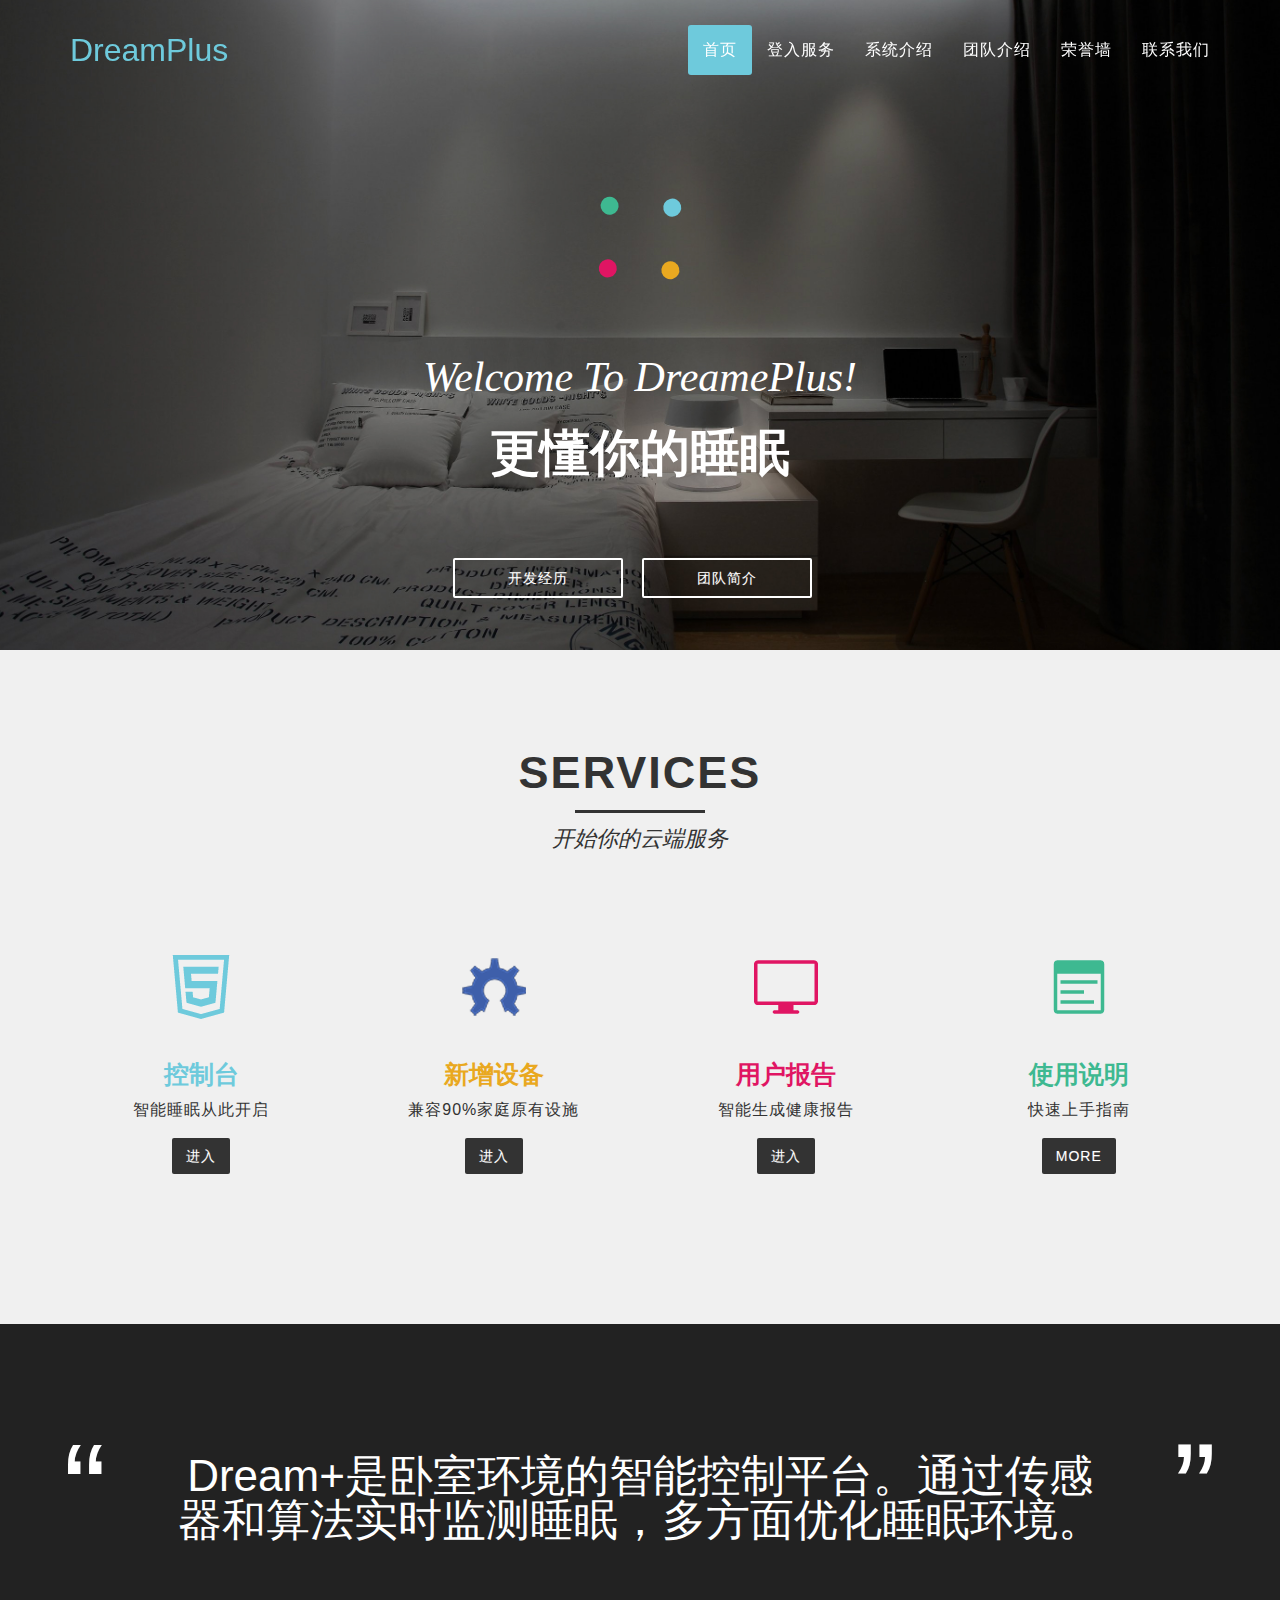
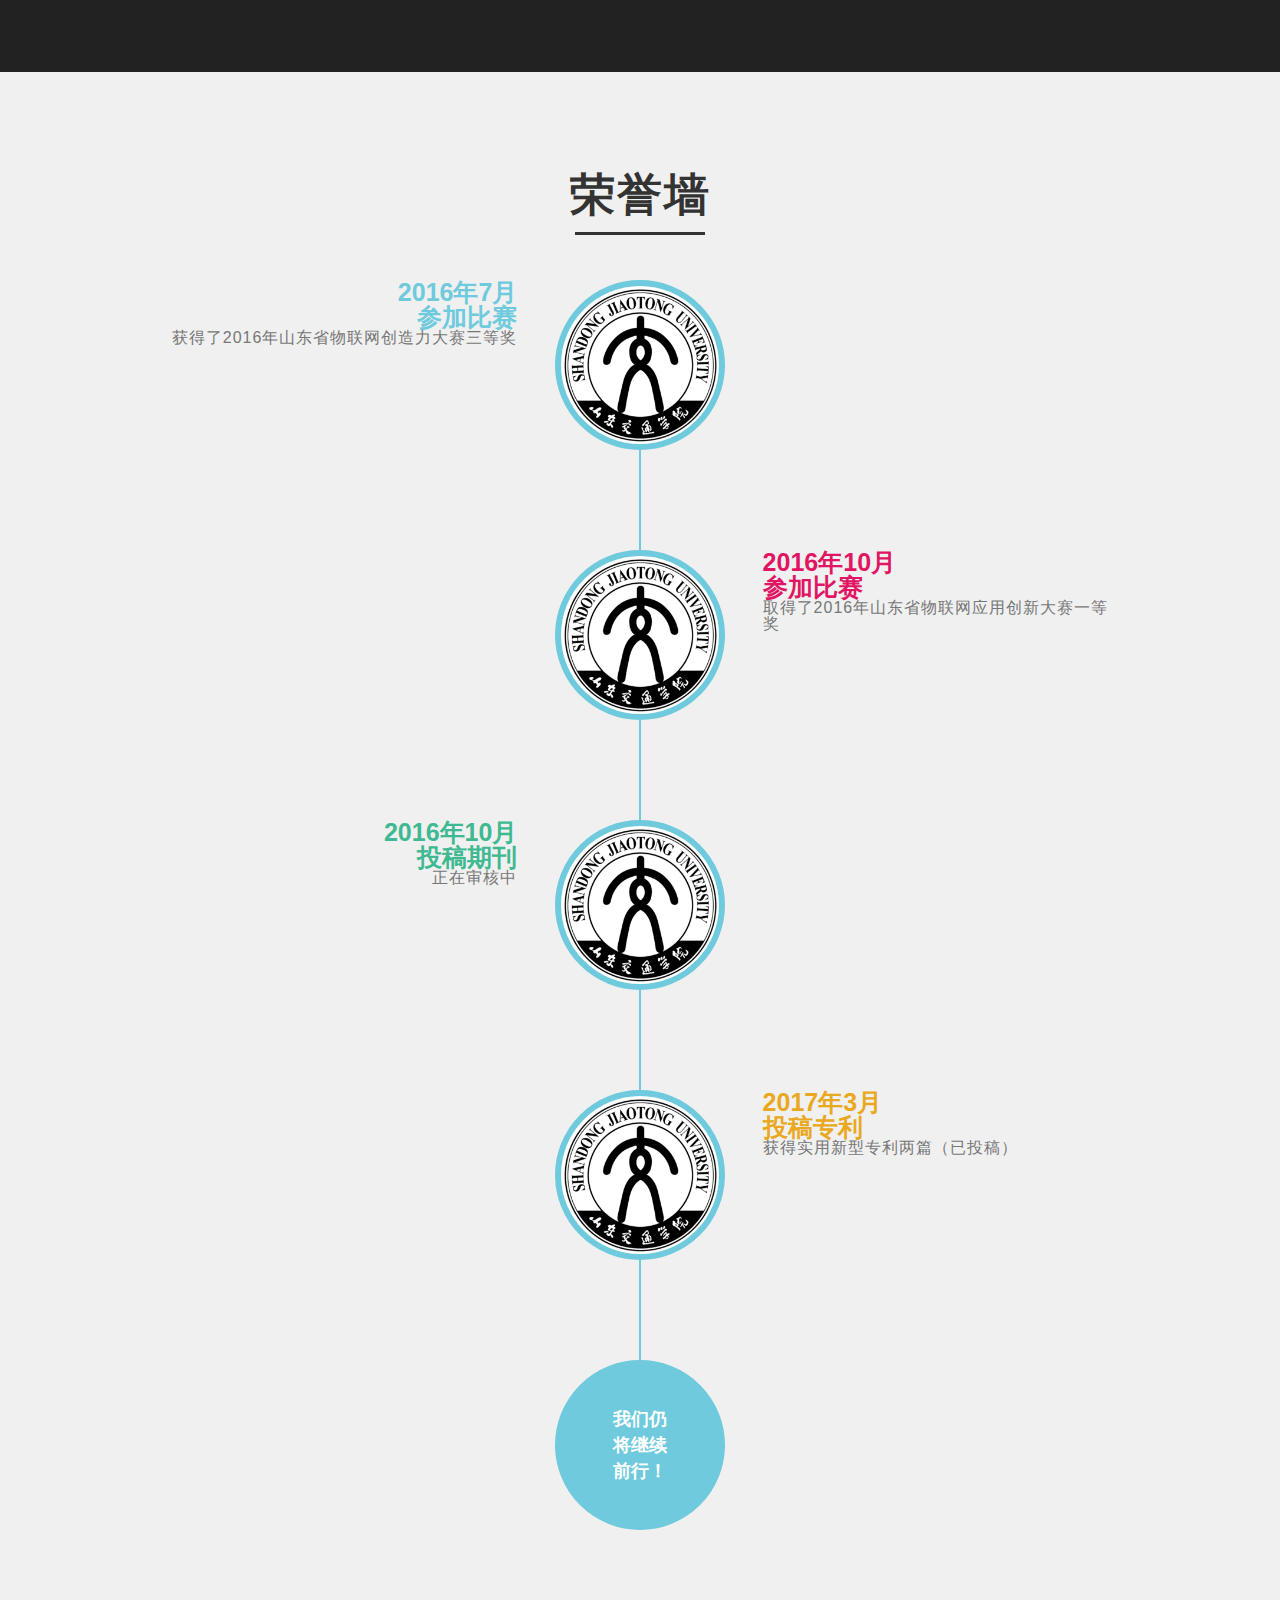
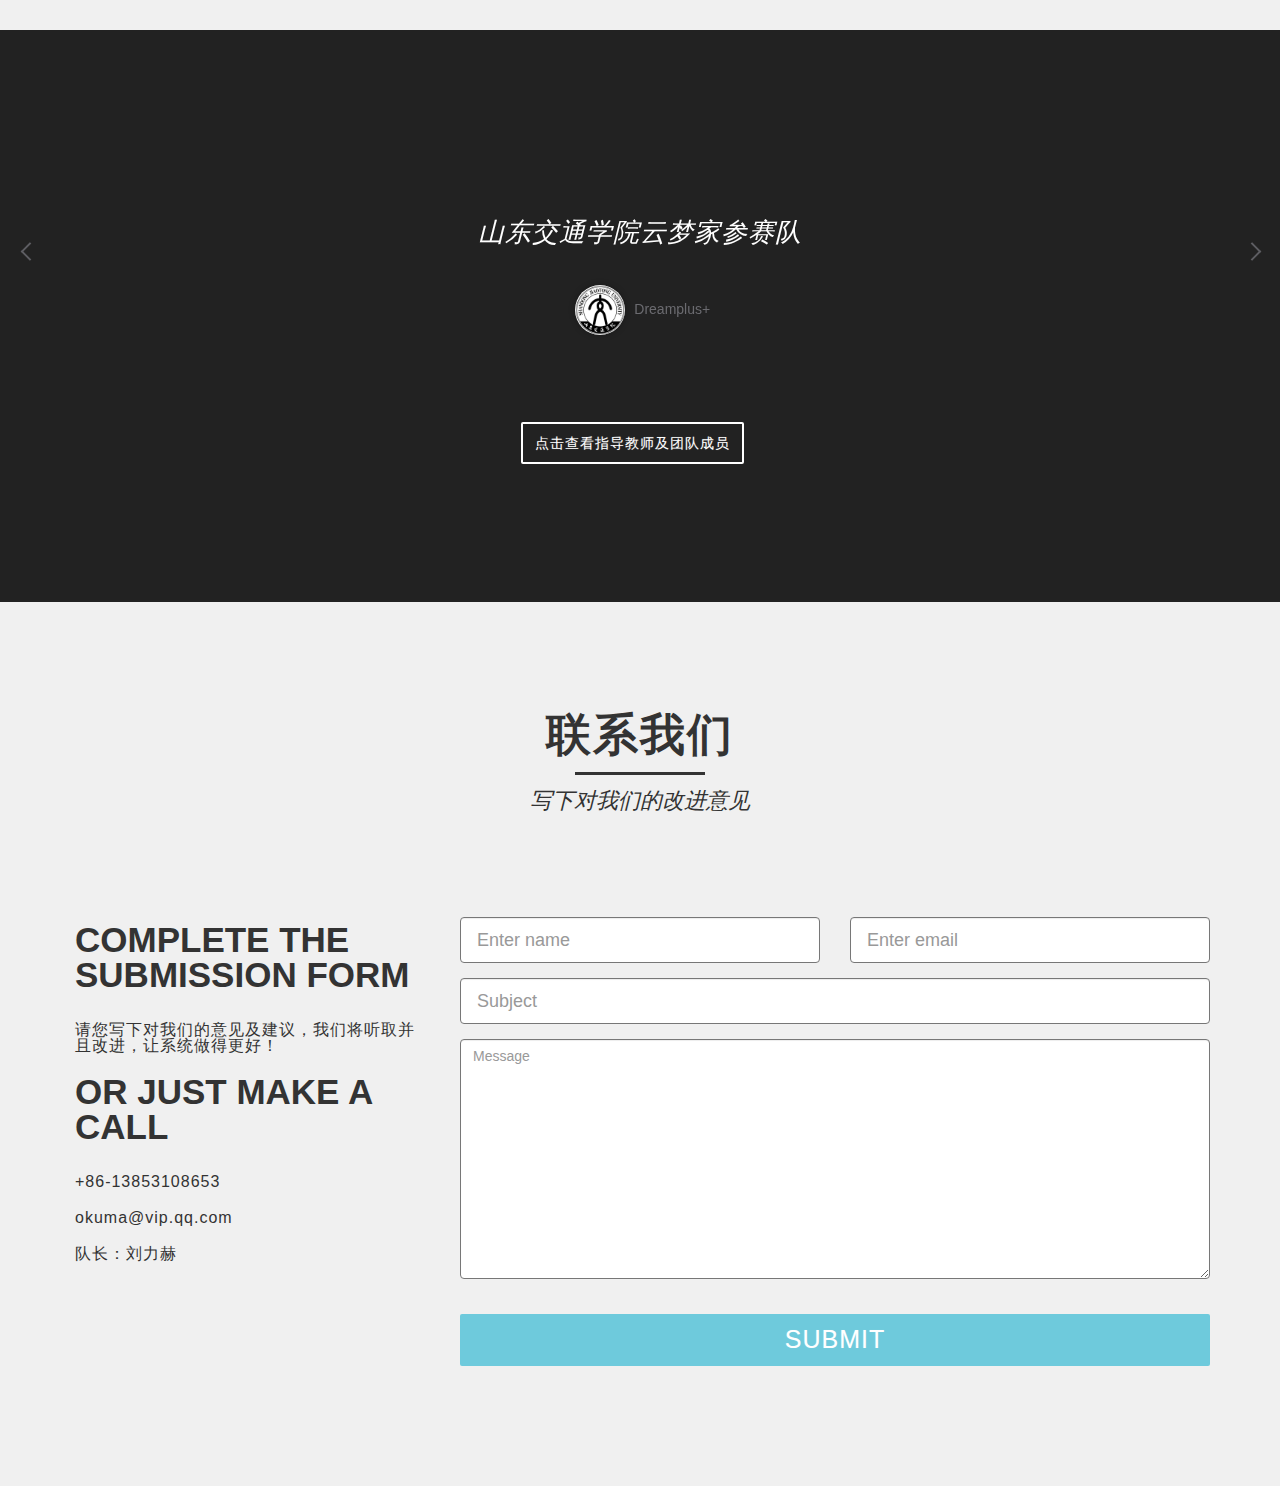
<file: index.html>
﻿<!DOCTYPE html>
<html>
<head>
    <meta charset="utf-8" />
    <meta http-equiv="X-UA-Compatible" content="IE=edge" />
    <meta name="viewport" content="width=device-width, initial-scale=1" />
    <meta name="keywords" content="iot,dreamplus+" />

    <title>Dream+智能卧室团队</title>

    <!-- Bootstrap Core CSS -->
    <link href="css/bootstrap.min.css" rel="stylesheet">

    <!-- Custom CSS -->
	<link rel="stylesheet" href="css/reset.css"> 
    <!-- CSS reset -->
       <link rel="stylesheet" href="css/style.css">
	<link rel="stylesheet" href="css/animated-logo.min.css"><!-- Logo -->
	<link rel="stylesheet" href="css/our-team.css"> <!-- Resource style -->
	
	<!-- Custom Fonts -->
    <link href="font-awesome/css/font-awesome.min.css" rel="stylesheet" type="text/css">
	
	<!-- Js -->
	<script src="js/modernizr.js"></script> <!-- Modernizr -->
	
    <!-- HTML5 Shim and Respond.js IE8 support of HTML5 elements and media queries -->
    <!-- WARNING: Respond.js doesn't work if you view the page via file:// -->
    <!--[if lt IE 9]>
        <script src="js/html5shiv.js"></script>
        <script src="js/respond.min.js"></script>
    <![endif]-->
</head>
<body>
<script type="text/javascript">var cnzz_protocol = (("https:" == document.location.protocol) ? " https://" : " http://");document.write(unescape("%3Cspan id='cnzz_stat_icon_1261531004'%3E%3C/span%3E%3Cscript src='" + cnzz_protocol + "s4.cnzz.com/z_stat.php%3Fid%3D1261531004%26show%3Dpic1' type='text/javascript'%3E%3C/script%3E"));</script>
	<!-- /////////////////////////////////////////Navigation -->
    <nav class="navbar navbar-default navbar-fixed-top">
        <div class="container">
            <!-- Brand and toggle get grouped for better mobile display -->
            <div class="navbar-header page-scroll">
                <button type="button" class="navbar-toggle" data-toggle="collapse" data-target="#bs-example-navbar-collapse-1">
                    <span class="sr-only">Toggle navigation</span>
                    <span class="icon-bar"></span>
                    <span class="icon-bar"></span>
                    <span class="icon-bar"></span>
                </button>
                <a class="navbar-brand page-scroll" href="#page-top">DreamPlus</a>
            </div>

            <!-- Collect the nav links, forms, and other content for toggling -->
            <div class="collapse navbar-collapse" id="bs-example-navbar-collapse-1">
                <ul class="nav navbar-nav navbar-right">
                    <li class="hidden">
                        <a href="#page-top"></a>
                    </li>
					<li>
                        <a class="page-scroll" href="#page-top">首页</a>
                    </li>
                    <li>
                        <a class="page-scroll" href="#services">登入服务</a>
                    </li>
					<li>
                        <a class="page-scroll" href="#new">系统介绍</a>
                    </li>
		    <li>
                        <a class="page-scroll" href="#team">团队介绍</a>
                    </li>
                    <li>
                        <a class="page-scroll" href="#about">荣誉墙</a>
                    </li>
                    <li>
                        <a class="page-scroll" href="#contact">联系我们</a>
                    </li>
                </ul>
            </div>
            <!-- /.navbar-collapse -->
        </div>
        <!-- /.container-fluid -->
    </nav>
	<!-- Navigation -->

	<!-- /////////////////////////////////////////Header -->
	<header id="page-top">
		<div class="container">
			<div class="row">
				<div class="col-lg-12">
					<div class="o-container">
						<div class="c-slack">
						  <span class="c-slack__dot c-slack__dot--a"></span>
						  <span class="c-slack__dot c-slack__dot--b"></span>
						  <span class="c-slack__dot c-slack__dot--c"></span>
						  <span class="c-slack__dot c-slack__dot--d"></span>
						</div>
					</div>
					<div class="intro-text">
						<div class="intro-lead-in">Welcome To DreamePlus!</div>
						<div class="intro-heading">更懂你的睡眠</div>
					</div>
					<a class="btn btn-1 btn-sm" href="#about">开发经历</a>
					<a class="btn btn-1 btn-sm" href="#team">团队简介</a>
				</div>
			</div>
		</div>
    </header>
	<!-- Header -->
	<div class="copyrights">Collect from <a href="http://www.cssmoban.com/" >网页模板</a></div>
	<!-- /////////////////////////////////////////Content -->
	<div id="page-content" class="index-page">
		
		<!-- ////////////Content Box 01 -->
		<section id="services" class="box-content box-1">
			<div class="container">
				<div class="row heading">
					<div class="col-lg-12">
						<h2>Services</h2>
						<hr>
						<div class="intro">开始你的云端服务</div>
					</div>
				</div>
				<div class="row">
					<div class="col-sm-3 box-item">
						<div class="wrap-img">
							<img src="images/Html.png" />
						</div>
						<h3 class="blue">控制台</h3>
						<p>智能睡眠从此开启</p>
						<a href="ControlPannel.html" target="blank"><button type="submit" class="btn btn-2 ">进入</button></a>
					</div>
					<div class="col-sm-3 box-item">
						<div class="wrap-img">
							<img src="images/hardwarelogo.png" />
						</div>
						<h3 class="yellow">新增设备</h3>
						<p>兼容90%家庭原有设施</p>
						<a href="login.html" target="blank"><button type="submit" class="btn btn-2 ">进入</button></a>
					</div>
					<div class="col-sm-3 box-item">
						<div class="wrap-img">
							<img src="images/screen.png" />
						</div>
						<h3 class="red">用户报告</h3>
						<p>智能生成健康报告</p>
						<a href="login.html" target="blank"><button type="submit" class="btn btn-2 ">进入</button></a>
					</div>
					<div class="col-sm-3 box-item">
						<div class="wrap-img">
							<img src="images/Setting.png" />
						</div>
						<h3 class="green">使用说明</h3>
						<p>快速上手指南</p>
						<a href="login.html" target="blank"><button type="submit" class="btn btn-2 ">More</button></a>
					</div>
				</div>		
			</div>
		</section>
		
		<!-- ////////////Content Box 02 -->
		<section id="new" class="box-content box-2 box-style">
			<div class="container">
				<div class="row">
					<blockquote>Dream+是卧室环境的智能控制平台。通过传感器和算法实时监测睡眠，多方面优化睡眠环境。</blockquote>
				</div>		
			</div>
		</section>
		
		<!-- ////////////Content Box 03 -->
		<section id="about" class="box-content box-3">
			<div class="container">
				<div class="row heading">
					<div class="col-lg-12">
						<h2>荣誉墙</h2>
						<hr>
					</div>
				</div>
				<div class="row">
					<div class="col-lg-12">
						<ul class="timeline">
							<li class="blue">
								<div class="timeline-image">
									<img class="img-circle img-responsive" src="images/4.jpg" alt="">
								</div>
								<div class="timeline-panel">
									<div class="timeline-heading">
										<h4>2016年7月</h4>
										<h4 class="subheading">参加比赛</h4>
									</div>
									<div class="timeline-body">
										<p class="text-muted">获得了2016年山东省物联网创造力大赛三等奖</p>
									</div>
								</div>
							</li>
							<li class="timeline-inverted red">
								<div class="timeline-image">
									<img class="img-circle img-responsive" src="images/5.jpg" alt="">
								</div>
								<div class="timeline-panel">
									<div class="timeline-heading">
										<h4>2016年10月</h4>
										<h4 class="subheading">参加比赛</h4>
									</div>
									<div class="timeline-body">
										<p class="text-muted">取得了2016年山东省物联网应用创新大赛一等奖</p>
									</div>
								</div>
							</li>
							<li class="green">
								<div class="timeline-image">
									<img class="img-circle img-responsive" src="images/6.jpg" alt="">
								</div>
								<div class="timeline-panel">
									<div class="timeline-heading">
										<h4>2016年10月</h4>
										<h4 class="subheading">投稿期刊</h4>
									</div>
									<div class="timeline-body">
										<p class="text-muted">正在审核中</p>
									</div>
								</div>
							</li>
							<li class="timeline-inverted yellow">
								<div class="timeline-image">
									<img class="img-circle img-responsive" src="images/7.jpg" alt="">
								</div>
								<div class="timeline-panel">
									<div class="timeline-heading">
										<h4>2017年3月</h4>
										<h4 class="subheading">投稿专利</h4>
									</div>
									<div class="timeline-body">
										<p class="text-muted">获得实用新型专利两篇（已投稿）</p>
									</div>
								</div>
							</li>
							<li class="timeline-inverted ">
								<div class="timeline-image">
									<h4>我们仍
									<br>将继续
									<br>前行！</h4>
								</div>
							</li>
						</ul>
					</div>
				</div>		
			</div>
		</section>
		
		<!-- ////////////Content Box 04 -->
		<section id="team" class="box-content box-4 box-style">
			<div class="clearfix">
				<div class="cd-testimonials-wrapper cd-container">
					<ul class="cd-testimonials">
						<li>
							<p>山东交通学院云梦家参赛队</p>
							<div class="cd-author">
								<img src="images/avatar-1.jpg" alt="Author image">
								<ul class="cd-author-info">
									<li>Dreamplus+</li>
								</ul>
							</div>
						</li>
						<li>
							<p>Lorem ipsum dolor sit amet, consectetur adipisicing elit. Necessitatibus ea, perferendis error repudiandae numquam dolor fuga temporibus. Unde omnis, consequuntur.</p>
							<div class="cd-author">
								<img src="images/avatar-2.jpg" alt="Author image">
								<ul class="cd-author-info">
									<li>MyName</li>
									<li>Designer, CodyHouse</li>
								</ul>
							</div>
						</li>
						<li>
							<p>Lorem ipsum dolor sit amet, consectetur adipisicing elit. Quam totam nulla est, illo molestiae maxime officiis, quae ad, ipsum vitae deserunt molestias eius alias.</p>
							<div class="cd-author">
								<img src="images/avatar-3.jpg" alt="Author image">
								<ul class="cd-author-info">
									<li>MyName</li>
									<li>CEO, CompanyName</li>
								</ul>
							</div>
						</li>
					</ul> <!-- cd-testimonials -->	
				</div> <!-- cd-testimonials-wrapper -->
				
				<div class="cd-see-all"><a href="#0" class="btn btn-1">点击查看指导教师及团队成员</a></div>
				
				<div class="cd-testimonials-all">
					<div class="cd-testimonials-all-wrapper">
						<ul>
							<li class="cd-testimonials-item">
								<p>单珊:<br/>副教授<br/>山东交通学院 交通与物流工程学院</p> 
								<div class="cd-author">
									<img src="images/avatar-1.jpg" alt="Author image">
									<ul class="cd-author-info">
										<li>MyName</li>
										<li>指导老师</li>
									</ul>
								</div> <!-- cd-author -->
							</li>
							<li class="cd-testimonials-item">
								<p>边文超：<br/> 实验师<br/>山东交通学院 航空学院</p>
								<div class="cd-author">
									<img src="images/avatar-2.jpg" alt="Author image">
									<ul class="cd-author-info">
										<li>MyName</li>
										<li>指导老师</li>
									</ul>
								</div> <!-- cd-author -->
							</li>
							<li class="cd-testimonials-item">
								<p>刘力赫<br/>山东交通学院 航空141<br/>①研究内容：嵌入式开发；②研究目标：将传感器和无线模块移植到到STM32平台上；③目前进度：已完成STM32单片机的无线传输数据部分；④拟解决目标：无线传输的效率、设备的自行睡眠及唤醒等节电逻辑。</p>
								
								<div class="cd-author">
									<img src="images/avatar-3.jpg" alt="Author image">
									<ul class="cd-author-info">
										<li>MyName</li>
										<li>项目负责人</li>
									</ul>
								</div> <!-- cd-author -->
							</li>
							<li class="cd-testimonials-item">
								<p>覃楚岳<br/>山东交通学院 物联142<br/>①研究内容：前端、后端、数据库等的开发；②研究目标：a可以流畅使用并与服务器交换数据的前端页面；b适用于本系统需求的服务器后端；c 睡眠监测及唤醒等方面的算法；③目前进度：a前端已有概念图，制作初现雏形；b 后端已确定了FLASK + SQLite的框架（基于Python语言）；c 确定了使用Linux Socket传输与无线模块连接。</p>
								
								<div class="cd-author">
									<img src="images/avatar-4.jpg" alt="Author image">
									<ul class="cd-author-info">
										<li>MyName</li>
										<li>项目成员</li>
									</ul>
								</div> <!-- cd-author -->
							</li>
							<li class="cd-testimonials-item">
								<p>邢江豪<br/>山东交通学院 物联142<br/>①设计、印刷、焊接集成传感器、无线模块、MCU的成品PCB，用于收集数据和测试服务器；②制作1:8等比模型，用于概念展示。</p>
								
								<div class="cd-author">
									<img src="images/avatar-5.jpg" alt="Author image">
									<ul class="cd-author-info">
										<li>MyName</li>
										<li>项目成员</li>
									</ul>
								</div> <!-- cd-author -->
							</li>
							<li class="cd-testimonials-item">
								<p>王凯<br/>山东交通学院 航空141<br/>①通过借用医院的脑电波检测设备，在不同用户、不同场景下多次精确测量睡眠周期与时间的函数，并与传感器获得的数据进行比对，从而校准传感器在不同工况、不同用户群情况下的精度；②测试服务器在不同网络情况下的表现、测试服务器在多用户、高并发情况下的表现，并根据实验结果进行优化。</p>
								
								<div class="cd-author">
									<img src="images/avatar-6.jpg" alt="Author image">
									<ul class="cd-author-info">
										<li>MyName</li>
										<li>项目成员</li>
									</ul>
								</div> <!-- cd-author -->
							</li>
							<li class="cd-testimonials-item">
								<p>杨益<br/>山东交通学院 航空141</p>
								
								<div class="cd-author">
									<img src="images/avatar-1.jpg" alt="Author image">
									<ul class="cd-author-info">
										<li>MyName</li>
										<li>项目成员</li>
									</ul>
								</div> <!-- cd-author -->
							</li>
	
						</ul>
					</div>	<!-- cd-testimonials-all-wrapper -->
					<a href="#0" class="close-btn">Close</a>
				</div> <!-- cd-testimonials-all -->
				
				
			</div>
		</section>
		
		<!-- ////////////Content Box 05 -->
		<section class="box-content box-5" id="contact">
			<div class="container">
				<div class="row heading">
					<div class="col-lg-12">
	                    <h2>联系我们</h2>
						<hr>
	                    <div class="intro">写下对我们的改进意见</div>
	                </div>
				</div>
				<div class="row">
					<div class="col-md-4 ">
						<div class="row box-item">
							<h3>Complete the Submission Form</h3>
							<p>请您写下对我们的意见及建议，我们将听取并且改进，让系统做得更好！</p>
							<h3>Or Just Make a Call</h3>
							<p>+86-13853108653 <br>
								</p>
							<p>okuma@vip.qq.com<br></p>
                                                        <p>队长：刘力赫<br></p>
						</div>
					</div>
					<div class="col-md-8">
						<div id="contact-form">
							<form name="form1" method="post" action="contact.php">
								<div class="row">
									<div class="col-md-6">
										<div class="form-group">
										<input type="text" class="form-control input-lg" name="name" id="name" placeholder="Enter name" required="required" />
										</div>
									</div>
									<div class="col-md-6">
										<div class="form-group">
											<input type="email" class="form-control input-lg" name="email" id="email" placeholder="Enter email" required="required" />
										</div>
									</div>
								</div>
								<div class="row">
									<div class="col-md-12">
										<div class="form-group">
											<input type="text" class="form-control input-lg" name="subject" id="subject" placeholder="Subject" required="required" />
										</div>
									</div>
								</div>
								<div class="row">
									<div class="col-md-12">
										<div class="form-group">
											<textarea name="message" id="message" class="form-control" rows="4" cols="25" required="required"
											placeholder="Message"></textarea>
										</div>						
										<button type="submit" class="btn btn-3 btn-block" name="btnContactUs" id="btnContactUs">
									Submit</button>
									</div>
								</div>
							</form>
						</div>
						
					</div>
				</div>
			</div>
		</section>
		
	</div>
	
	
	


	
	<!-- jQuery -->
	<script src="js/jquery-2.1.1.js"></script>
	<script src="js/masonry.pkgd.min.js"></script>
	<script src="js/jquery.flexslider-min.js"></script>
	<script src="js/main.js"></script> <!-- Resource jQuery -->

	<!-- Bootstrap Core JavaScript -->
	<script src="js/bootstrap.min.js"></script>

	<!-- Custom Theme JavaScript -->
	<script src="js/agency.js"></script>

	<!-- Animated Top -->
	<script src="js/jquery.easing.min.js"></script>
	<script src="js/classie.js"></script>
	<script src="js/cbpAnimatedHeader.js"></script>

</body>
</html>
</file>
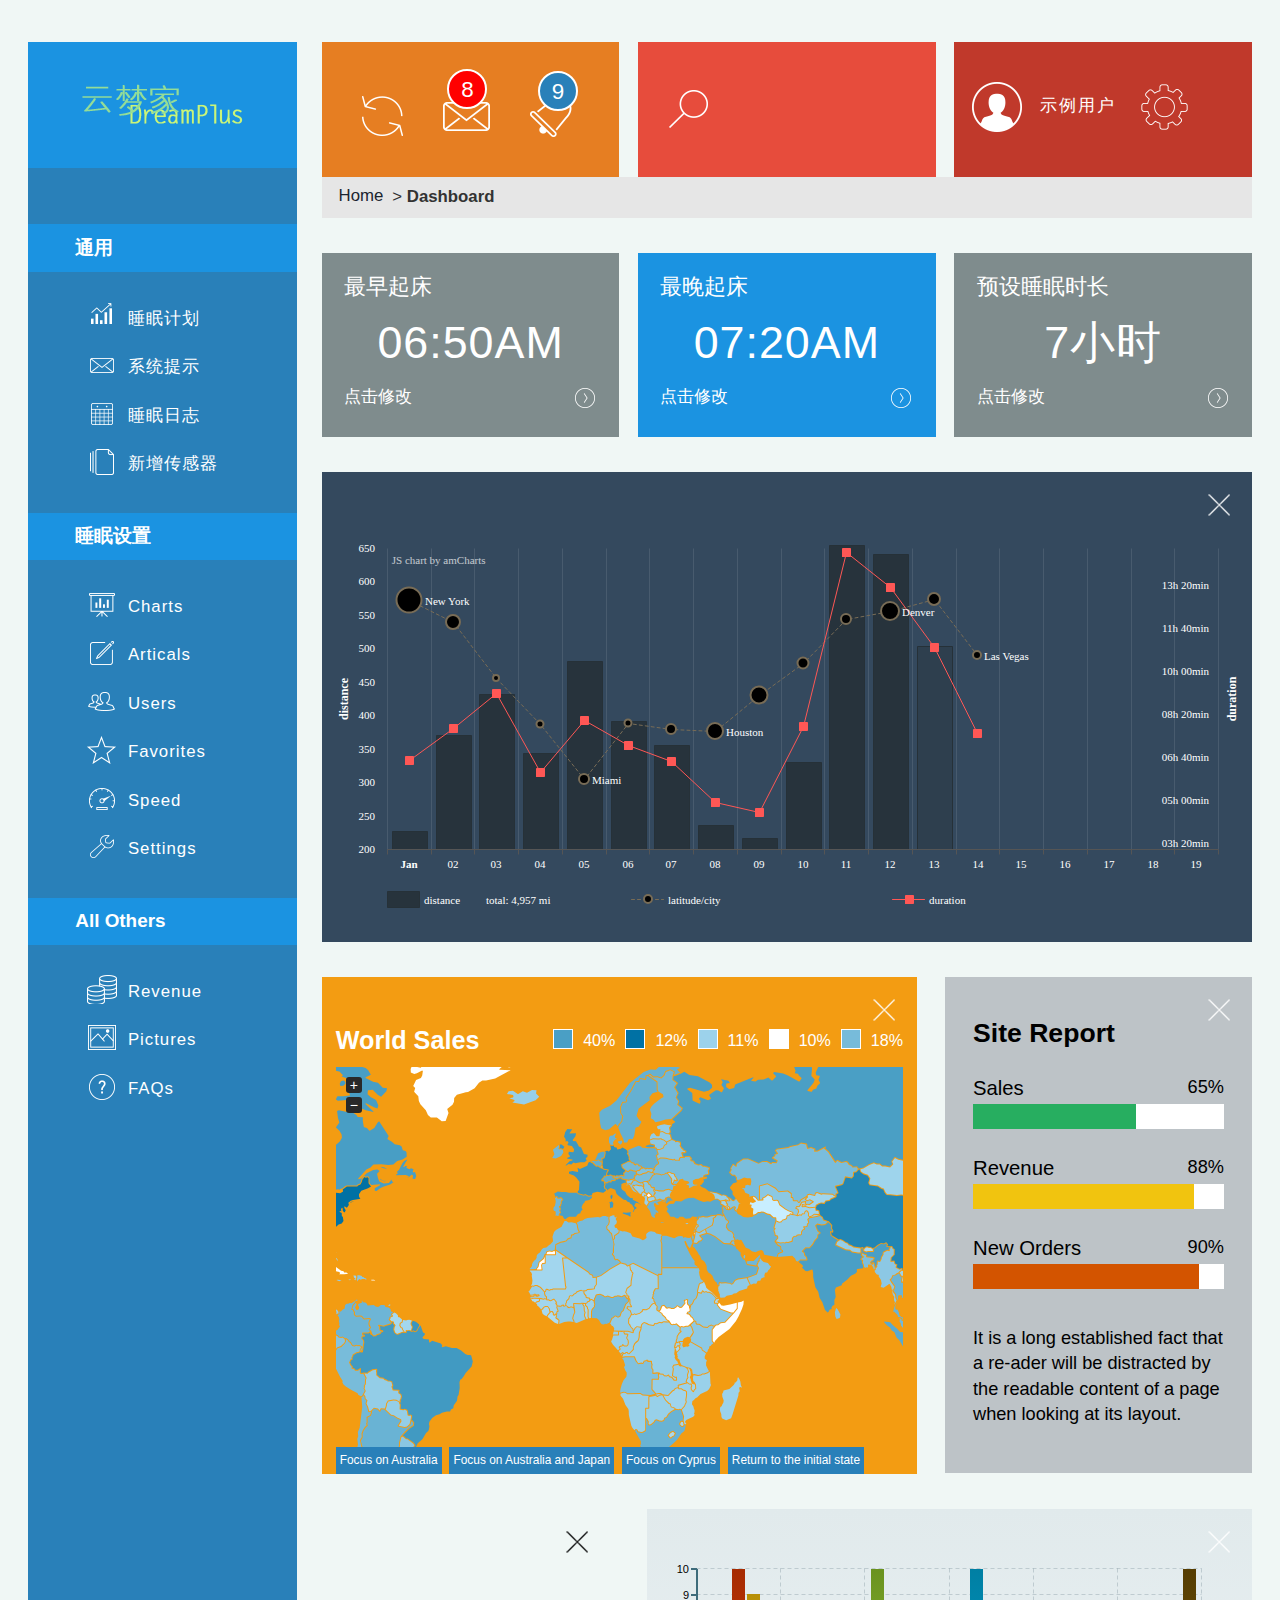
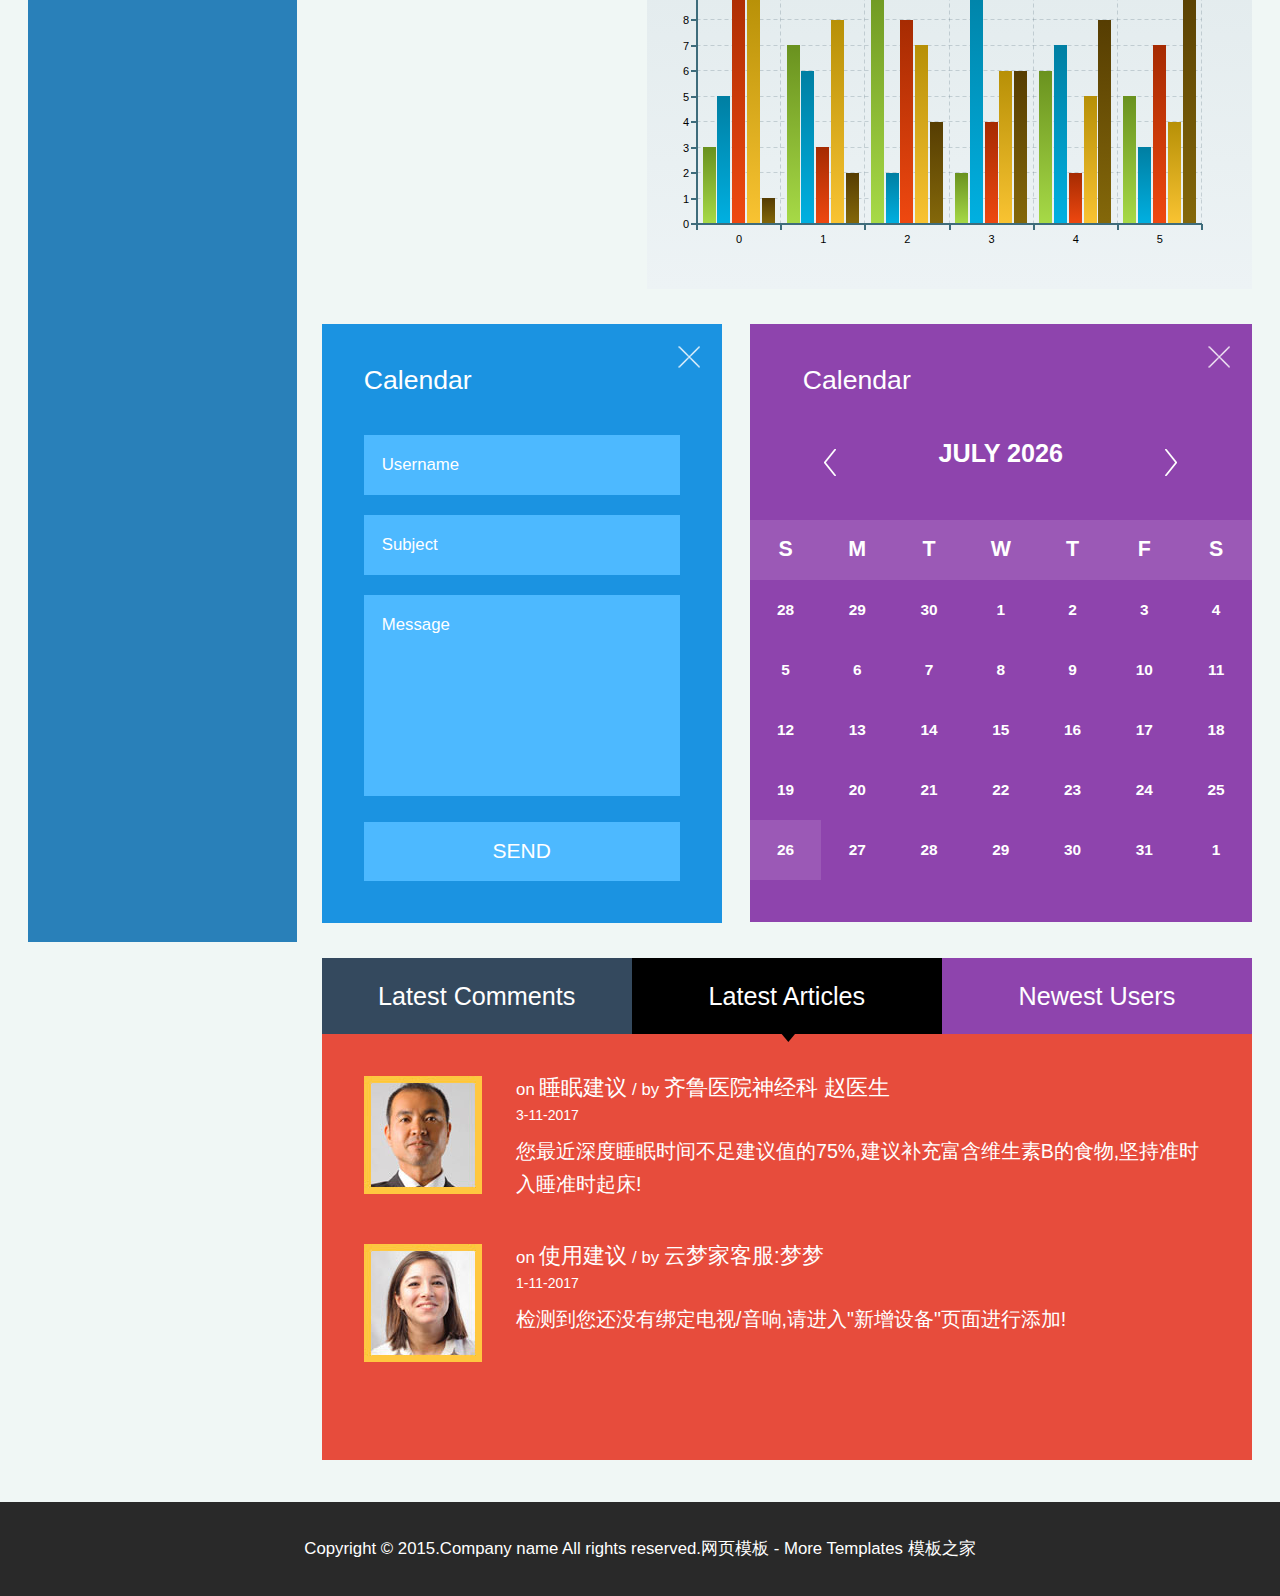
<file: ControlPannel.html>
<!DOCTYPE html>
<html>
<head>
<title>控制面板</title>
<link href="css/bootstrap.css" rel="stylesheet" type='text/css' />
<!-- Custom Theme files -->
<link href="css/style-cp.css" rel="stylesheet" type="text/css" media="all" />
<!-- Custom Theme files -->
<script src="js/jquery.min.js"></script>
<!-- Custom Theme files -->
<meta name="viewport" content="width=device-width, initial-scale=1">
<meta http-equiv="Content-Type" content="text/html; charset=utf-8" />
<meta name="keywords" content="Metro_Pannel_Ui_Kit Responsive web template, Bootstrap Web Templates, Flat Web Templates, Andriod Compatible web template, 
Smartphone Compatible web template, free webdesigns for Nokia, Samsung, LG, SonyErricsson, Motorola web design" />
<script type="application/x-javascript"> addEventListener("load", function() { setTimeout(hideURLbar, 0); }, false); function hideURLbar(){ window.scrollTo(0,1); } </script>
<!--webfont-->
<link href='http://203.208.40.136/css?family=Open+Sans:300italic,400italic,600italic,700italic,800italic,400,300,600,700,800' rel='stylesheet' type='text/css'>
<script>$(document).ready(function(c) {
	$('.alert-close').on('click', function(c){
		$('.calender-left').fadeOut('slow', function(c){
	  		$('.calender-left').remove();
		});
	});	  
});
</script>
<script>$(document).ready(function(c) {
	$('.alert-close1').on('click', function(c){
		$('.calender-right').fadeOut('slow', function(c){
	  		$('.calender-right').remove();
		});
	});	  
});
</script>
<script>$(document).ready(function(c) {
	$('.alert-close2').on('click', function(c){
		$('.graph').fadeOut('slow', function(c){
	  		$('.graph').remove();
		});
	});	  
});
</script>
<script>$(document).ready(function(c) {
	$('.alert-close3').on('click', function(c){
		$('.site-report').fadeOut('slow', function(c){
	  		$('.site-report').remove();
		});
	});	  
});
</script>
<script>$(document).ready(function(c) {
	$('.alert-close4').on('click', function(c){
		$('.total-sale').fadeOut('slow', function(c){
	  		$('.total-sale').remove();
		});
	});	  
});
</script>
<script>$(document).ready(function(c) {
	$('.alert-close5').on('click', function(c){
		$('.total-sale').fadeOut('slow', function(c){
	  		$('.total-sale').remove();
		});
	});	  
});
</script>
<script>$(document).ready(function(c) {
	$('.alert-close7').on('click', function(c){
		$('.user-trends').fadeOut('slow', function(c){
	  		$('.user-trends').remove();
		});
	});	  
});
</script>
<script>$(document).ready(function(c) {
	$('.alert-close6').on('click', function(c){
		$('.world-map').fadeOut('slow', function(c){
	  		$('.world-map').remove();
		});
	});	  
});
</script>
<!----Calender -------->
  <link rel="stylesheet" href="css/clndr.css" type="text/css" />
  <script src="js/underscore-min.js"></script>
  <script src= "js/moment-2.2.1.js"></script>
  <script src="js/clndr.js"></script>
  <script src="js/site.js"></script>
<!----End Calender -------->
<script src="js/highcharts.js"></script>
<script src="js/easyResponsiveTabs.js" type="text/javascript"></script>
		    <script type="text/javascript">
			    $(document).ready(function () {
			        $('#horizontalTab,#horizontalTab1,#horizontalTab2').easyResponsiveTabs({
			            type: 'default', //Types: default, vertical, accordion           
			            width: 'auto', //auto or any width like 600px
			            fit: true   // 100% fit in a container
			        });
			    });
			   </script>
<link href="css/nav.css" rel="stylesheet" type="text/css" media="all"/>
<script src="js/main.js"></script> <!-- Resource jQuery -->
<script>
	(function(i,s,o,g,r,a,m){i['GoogleAnalyticsObject']=r;i[r]=i[r]||function(){
  	(i[r].q=i[r].q||[]).push(arguments)},i[r].l=1*new Date();a=s.createElement(o),
  	m=s.getElementsByTagName(o)[0];a.async=1;a.src=g;m.parentNode.insertBefore(a,m)
  	})(window,document,'script','//www.google-analytics.com/analytics.js','ga');

  	ga('create', 'UA-48014931-1', 'codyhouse.co');
  	ga('send', 'pageview');

  	jQuery(document).ready(function($){
  		$('.close-carbon-adv').on('click', function(){
  			$('#carbonads-container').hide();
  		});
  	});
</script>
<script src="js/amcharts.js" type="text/javascript"></script>
        <script src="js/serial.js" type="text/javascript"></script>
        <style type="text/css">

            .amcharts-graph-g1 .amcharts-graph-stroke {
                stroke-dasharray: 3px 3px;
                stroke-linejoin: round;
                stroke-linecap: round;
                -webkit-animation: am-moving-dashes 1s linear infinite;
                animation: am-moving-dashes 1s linear infinite;
            }

            @-webkit-keyframes am-moving-dashes {
                100% {
                    stroke-dashoffset: -30px;
                }
            }
            @keyframes am-moving-dashes {
                100% {
                    stroke-dashoffset: -30px;
                }
            }


            .lastBullet {
                -webkit-animation: am-pulsating 1s ease-out infinite;
                animation: am-pulsating 1s ease-out infinite;
            }
            @-webkit-keyframes am-pulsating {
                0% {
                    stroke-opacity: 1;
                    stroke-width: 0px;
                }
                100% {
                    stroke-opacity: 0;
                    stroke-width: 50px;
                }
            }
            @keyframes am-pulsating {
                0% {
                    stroke-opacity: 1;
                    stroke-width: 0px;
                }
                100% {
                    stroke-opacity: 0;
                    stroke-width: 50px;
                }
            }

            .amcharts-graph-column-front {
                -webkit-transition: all .3s .3s ease-out;
                transition: all .3s .3s ease-out;
            }
            .amcharts-graph-column-front:hover {
                fill: #496375;
                stroke: #496375;
                -webkit-transition: all .3s ease-out;
                transition: all .3s ease-out;
            }


            .amcharts-graph-g2 {
              stroke-linejoin: round;
              stroke-linecap: round;
              stroke-dasharray: 500%;
              stroke-dasharray: 0 \0/;    /* fixes IE prob */
              stroke-dashoffset: 0 \0/;   /* fixes IE prob */
              -webkit-animation: am-draw 40s;
              animation: am-draw 40s;
            }
            @-webkit-keyframes am-draw {
                0% {
                    stroke-dashoffset: 500%;
                }
                100% {
                    stroke-dashoffset: 0px;
                }
            }
            @keyframes am-draw {
                0% {
                    stroke-dashoffset: 500%;
                }
                100% {
                    stroke-dashoffset: 0px;
                }
            }




        </style>


        <script type="text/javascript">
            // note, we have townName field with a name specified for each datapoint and townName2 with only some of the names specified.
            // we use townName2 to display town names next to the bullet. And as these names would overlap if displayed next to each bullet,
            // we created this townName2 field and set only some of the names for this purpse.
            var chartData = [
                {
                    "date": "2012-01-01",
                    "distance": 227,
                    "townName": "New York",
                    "townName2": "New York",
                    "townSize": 25,
                    "latitude": 40.71,
                    "duration": 408
                },
                {
                    "date": "2012-01-02",
                    "distance": 371,
                    "townName": "Washington",
                    "townSize": 14,
                    "latitude": 38.89,
                    "duration": 482
                },
                {
                    "date": "2012-01-03",
                    "distance": 433,
                    "townName": "Wilmington",
                    "townSize": 6,
                    "latitude": 34.22,
                    "duration": 562
                },
                {
                    "date": "2012-01-04",
                    "distance": 345,
                    "townName": "Jacksonville",
                    "townSize": 7,
                    "latitude": 30.35,
                    "duration": 379
                },
                {
                    "date": "2012-01-05",
                    "distance": 480,
                    "townName": "Miami",
                    "townName2": "Miami",
                    "townSize": 10,
                    "latitude": 25.83,
                    "duration": 501
                },
                {
                    "date": "2012-01-06",
                    "distance": 386,
                    "townName": "Tallahassee",
                    "townSize": 7,
                    "latitude": 30.46,
                    "duration": 443
                },
                {
                    "date": "2012-01-07",
                    "distance": 348,
                    "townName": "New Orleans",
                    "townSize": 10,
                    "latitude": 29.94,
                    "duration": 405
                },
                {
                    "date": "2012-01-08",
                    "distance": 238,
                    "townName": "Houston",
                    "townName2": "Houston",
                    "townSize": 16,
                    "latitude": 29.76,
                    "duration": 309
                },
                {
                    "date": "2012-01-09",
                    "distance": 218,
                    "townName": "Dalas",
                    "townSize": 17,
                    "latitude": 32.8,
                    "duration": 287
                },
                {
                    "date": "2012-01-10",
                    "distance": 349,
                    "townName": "Oklahoma City",
                    "townSize": 11,
                    "latitude": 35.49,
                    "duration": 485
                },
                {
                    "date": "2012-01-11",
                    "distance": 603,
                    "townName": "Kansas City",
                    "townSize": 10,
                    "latitude": 39.1,
                    "duration": 890
                },
                {
                    "date": "2012-01-12",
                    "distance": 534,
                    "townName": "Denver",
                    "townName2": "Denver",
                    "townSize": 18,
                    "latitude": 39.74,
                    "duration": 810
                },
                {
                    "date": "2012-01-13",
                    "townName": "Salt Lake City",
                    "townSize": 12,
                    "distance": 425,
                    "duration": 670,
                    "latitude": 40.75,
                    "alpha":0.4
                },
                {
                    "date": "2012-01-14",
                    "latitude": 36.1,
                    "duration": 470,
                    "townName": "Las Vegas",
                    "townName2": "Las Vegas",
                    "bulletClass": "lastBullet"
                },
                {
                    "date": "2012-01-15"
                },
                {
                    "date": "2012-01-16"
                },
                {
                    "date": "2012-01-17"
                },
                {
                    "date": "2012-01-18"
                },
                {
                    "date": "2012-01-19"
                }
            ];
            var chart;

            AmCharts.ready(function () {
                // SERIAL CHART
                chart = new AmCharts.AmSerialChart();
                chart.addClassNames = true;
                chart.dataProvider = chartData;
                chart.categoryField = "date";
                chart.dataDateFormat = "YYYY-MM-DD";
                chart.startDuration = 1;
                chart.color = "#FFFFFF";
                chart.marginLeft = 0;

                // AXES
                // category
                var categoryAxis = chart.categoryAxis;
                categoryAxis.parseDates = true; // as our data is date-based, we set parseDates to true
                categoryAxis.minPeriod = "DD"; // our data is daily, so we set minPeriod to DD
                categoryAxis.autoGridCount = false;
                categoryAxis.gridCount = 50;
                categoryAxis.gridAlpha = 0.1;
                categoryAxis.gridColor = "#FFFFFF";
                categoryAxis.axisColor = "#555555";
                // we want custom date formatting, so we change it in next line
                categoryAxis.dateFormats = [{
                    period: 'DD',
                    format: 'DD'
                }, {
                    period: 'WW',
                    format: 'MMM DD'
                }, {
                    period: 'MM',
                    format: 'MMM'
                }, {
                    period: 'YYYY',
                    format: 'YYYY'
                }];

                // as we have data of different units, we create three different value axes
                // Distance value axis
                var distanceAxis = new AmCharts.ValueAxis();
                distanceAxis.title = "distance";
                distanceAxis.gridAlpha = 0;
                distanceAxis.axisAlpha = 0;
                chart.addValueAxis(distanceAxis);

                // latitude value axis
                var latitudeAxis = new AmCharts.ValueAxis();
                latitudeAxis.gridAlpha = 0;
                latitudeAxis.axisAlpha = 0;
                latitudeAxis.labelsEnabled = false;
                latitudeAxis.position = "right";
                chart.addValueAxis(latitudeAxis);

                // duration value axis
                var durationAxis = new AmCharts.ValueAxis();
                durationAxis.title = "duration";
                // the following line makes this value axis to convert values to duration
                // it tells the axis what duration unit it should use. mm - minute, hh - hour...
                durationAxis.duration = "mm";
                durationAxis.durationUnits = {
                    DD: "d. ",
                    hh: "h ",
                    mm: "min",
                    ss: ""
                };
                durationAxis.gridAlpha = 0;
                durationAxis.axisAlpha = 0;
                durationAxis.inside = true;
                durationAxis.position = "right";
                chart.addValueAxis(durationAxis);

                // GRAPHS
                // distance graph
                var distanceGraph = new AmCharts.AmGraph();
                distanceGraph.valueField = "distance";
                distanceGraph.title = "distance";
                distanceGraph.type = "column";
                distanceGraph.fillAlphas = 0.9;
                distanceGraph.valueAxis = distanceAxis; // indicate which axis should be used
                distanceGraph.balloonText = "[[value]] miles";
                distanceGraph.legendValueText = "[[value]] mi";
                distanceGraph.legendPeriodValueText = "total: [[value.sum]] mi";
                distanceGraph.lineColor = "#263138";
                distanceGraph.alphaField = "alpha";
                chart.addGraph(distanceGraph);

                // latitude graph
                var latitudeGraph = new AmCharts.AmGraph();
                latitudeGraph.valueField = "latitude";
                latitudeGraph.id = "g1";
                latitudeGraph.classNameField = "bulletClass";
                latitudeGraph.title = "latitude/city";
                latitudeGraph.type = "line";
                latitudeGraph.valueAxis = latitudeAxis; // indicate which axis should be used
                latitudeGraph.lineColor = "#786c56";
                latitudeGraph.lineThickness = 1;
                latitudeGraph.legendValueText = "[[description]]/[[value]]";
                latitudeGraph.descriptionField = "townName";
                latitudeGraph.bullet = "round";
                latitudeGraph.bulletSizeField = "townSize"; // indicate which field should be used for bullet size
                latitudeGraph.bulletBorderColor = "#786c56";
                latitudeGraph.bulletBorderAlpha = 1;
                latitudeGraph.bulletBorderThickness = 2;
                latitudeGraph.bulletColor = "#000000";
                latitudeGraph.labelText = "[[townName2]]"; // not all data points has townName2 specified, that's why labels are displayed only near some of the bullets.
                latitudeGraph.labelPosition = "right";
                latitudeGraph.balloonText = "latitude:[[value]]";
                latitudeGraph.showBalloon = true;
                latitudeGraph.animationPlayed = true;
                chart.addGraph(latitudeGraph);

                // duration graph
                var durationGraph = new AmCharts.AmGraph();
                durationGraph.id = "g2";
                durationGraph.title = "duration";
                durationGraph.valueField = "duration";
                durationGraph.type = "line";
                durationGraph.valueAxis = durationAxis; // indicate which axis should be used
                durationGraph.lineColor = "#ff5755";
                durationGraph.balloonText = "[[value]]";
                durationGraph.lineThickness = 1;
                durationGraph.legendValueText = "[[value]]";
                durationGraph.bullet = "square";
                durationGraph.bulletBorderColor = "#ff5755";
                durationGraph.bulletBorderThickness = 1;
                durationGraph.bulletBorderAlpha = 1;
                durationGraph.dashLengthField = "dashLength";
                durationGraph.animationPlayed = true;
                chart.addGraph(durationGraph);

                // CURSOR
                var chartCursor = new AmCharts.ChartCursor();
                chartCursor.zoomable = false;
                chartCursor.categoryBalloonDateFormat = "DD";
                chartCursor.cursorAlpha = 0;
                chartCursor.valueBalloonsEnabled = false;
                chart.addChartCursor(chartCursor);

                // LEGEND
                var legend = new AmCharts.AmLegend();
                legend.bulletType = "round";
                legend.equalWidths = false;
                legend.valueWidth = 120;
                legend.useGraphSettings = true;
                legend.color = "#FFFFFF";
                chart.addLegend(legend);

                // WRITE
                chart.write("chartdiv");
            });
        </script>
		
					<script src="js/zingchart.min.js"></script>
	<script src="js/zingchart.jquery.js"></script>
</head>
<body>
<script type="text/javascript">var cnzz_protocol = (("https:" == document.location.protocol) ? " https://" : " http://");document.write(unescape("%3Cspan id='cnzz_stat_icon_1261531004'%3E%3C/span%3E%3Cscript src='" + cnzz_protocol + "s4.cnzz.com/z_stat.php%3Fid%3D1261531004%26show%3Dpic1' type='text/javascript'%3E%3C/script%3E"));</script>
	<div class="total-content">
		<div class="col-md-3 side-bar">
			<div class="logo text-center">
				<a href="login.html""><img src="images/logo.png" alt="" /></a>
			</div>
			<div class="navigation">
				<h3>通用</h3>
				<ul>
					<li><a href="login.html"><i class="dash"></i></a></li>
					<li><a href="login.html"">睡眠计划</a></li>
				</ul>
				<ul>
					<li><a href="login.html""><i class="mail"></i></a></li>
					<li><a href="login.html"">系统提示</a></li>
				</ul>
				<ul>
					<li><a href="login.html""><i class="cal"></i></a></li>
					<li><a href="login.html"">睡眠日志</a></li>
				</ul>
				<ul>
					<li><a href="login.html""><i class="page"></i></a></li>
					<li><a href="login.html"">新增传感器</a></li>
				</ul>
			</div>
			<div class="navigation">
				<h3>睡眠设置</h3>
				<ul>
					<li><a href="login.html""><i class="chat"></i></a></li>
					<li><a href="login.html"">Charts</a></li>
				</ul>
				<ul>
					<li><a href="login.html""><i class="art"></i></a></li>
					<li><a href="login.html"">Articals</a></li>
				</ul>
				<ul>
					<li><a href="login.html""><i class="user"></i></a></li>
					<li><a href="login.html"">Users</a></li>
				</ul>
				<ul>
					<li><a href="#"><i class="fat"></i></a></li>
					<li><a href="#">Favorites</a></li>
				</ul>
				<ul>
					<li><a href="#"><i class="speed"></i></a></li>
					<li><a href="#">Speed</a></li>
				</ul>
				<ul>
					<li><a href="#"><i class="setting"></i></a></li>
					<li><a href="#">Settings</a></li>
				</ul>
			</div>
			<div class="navigation">
				<h3>All Others</h3>
				<ul>
					<li><a href="#"><i class="rev"></i></a></li>
					<li><a href="#">Revenue</a></li>
				</ul>
				<ul>
					<li><a href="#"><i class="pic"></i></a></li>
					<li><a href="#">Pictures</a></li>
				</ul>
				<ul>
					<li><a href="#"><i class="faq"></i></a></li>
					<li><a href="#">FAQs</a></li>
				</ul>
			</div>
		</div>
		<div class="col-md-9 content">
			<div class="home-strip">
				<div class="view">
					<ul>
						<li><a href="index.html"><i class="refresh"></i></a></li>
						<li class="messages"><a href="#"><i class="msgs"></i><span class="red">8</span></a></li>
						<li class="notifications"><a href="#"><i class="bell"></i><span class="blue">9</span></a></li>
					</ul>
				</div>
				<div class="search">
					<div class="search2">
					  <form>
						<input type="submit" value="">
						 <input type="text" value="" onFocus="this.value = '';" onBlur="if (this.value == '') {this.value = '';}"/>
					  </form>
					</div>
				</div>
				<div class="member">
					<p><a href="login.html"><i class="men"></i></a><a href="login.html">示例用户</a></p>
					<div id="dd" class="wrapper-dropdown-2" tabindex="1"><span><img src="images/settings.png"/></span>
							<ul class="dropdown">
							
									<li><a href="#">View Profile </a></li>
									<li><a href="#">Lists</a></li>
									<li><a href="#">Help</a></li>
									<li><a href="#">Activity log</a></li>
									<li><a href="#">Report a problem</a></li>
									<li><a href="#">Log out</a></li>
							</ul>
					</div>
			<!-----end-wrapper-dropdown-2---->
			<!-----start-script---->
			<script type="text/javascript">
							function DropDown(el) {
								this.dd = el;
								this.initEvents();
							}
							DropDown.prototype = {
								initEvents : function() {
									var obj = this;
				
									obj.dd.on('click', function(event){
										$(this).toggleClass('active');
										event.stopPropagation();
									});	
								}
							}
							$(function() {
				
								var dd = new DropDown( $('#dd') );
				
								$(document).click(function() {
									// all dropdowns
									$('.wrapper-dropdown-2').removeClass('active');
								});
				
							});
			</script>
			<div class="clearfix"></div>			
			</div>
            <div class="copyrights">Collect from <a href="http://www.cssmoban.com/"  title="网站模板">网站模板</a></div>
			<div class="clearfix"></div>	
				</div>
				<div class="clearfix"></div>
			<p class="home"><a href="#">Home</a> > <strong> Dashboard</strong></p>
			<div class="list_of_members">
				<div class="visitors">
					<h4><strong>最早起床</strong></h4>
					<h3>06:50AM</h3>
					<p>点击修改</p>
					<a href="login.html"><i class="go"></i></a>
					<div class="clearfix"></div>
				</div>
				<div class="sales">
					<h4><strong>最晚起床</strong></h4>
					<h3>07:20AM</h3>
					<p>点击修改 </p>
					<a href="login.html"><i class="go"></i></a>
					<div class="clearfix"></div>
				</div>
				<div class="users">
					<h4><strong>预设睡眠时长</strong></h4>
					<h3>7小时</h3>
					<p>点击修改</p>
					<a href="login.html"><i class="go"></i></a>
					<div class="clearfix"></div>
				</div>
				<div class="clearfix"></div>
			</div>
			<div class="graph">
			<div class="alert-close2"> </div> 
				 <div id="chartdiv" style="width:100%; height:400px;"></div>
			</div>
			<div class="total-world">
				<div class="world-map">
				<div class="alert-close6"> </div> 
					<h3>World Sales</h3>
					<p><span class="color1"></span>40%<span class="color2"></span>12%<span class="color3"></span>11%<span class="color4"></span>10%<span class="color5"></span>18%</p>
					<div class="clearfix"></div>
					<div id="map1" style="width:100%; height: 380px"></div>
					  <button id="focus-single">Focus on Australia</button>
					  <button id="focus-multiple">Focus on Australia and Japan</button>
					  <button id="focus-coords">Focus on Cyprus</button>
					  <button id="focus-init">Return to the initial state</button>
					  <script src="js/jquery-1.8.2.js"></script>
  <script src="js/jquery-jvectormap.js"></script>
  <script src="js/jquery-mousewheel.js"></script>

  <script src="js/jvectormap.js"></script>

  <script src="js/abstract-element.js"></script>
  <script src="js/abstract-canvas-element.js"></script>
  <script src="js/abstract-shape-element.js"></script>

  <script src="js/svg-element.js"></script>
  <script src="js/svg-group-element.js"></script>
  <script src="js/svg-canvas-element.js"></script>
  <script src="js/svg-shape-element.js"></script>
  <script src="js/svg-path-element.js"></script>
  <script src="js/svg-circle-element.js"></script>
  <script src="js/svg-image-element.js"></script>
  <script src="js/svg-text-element.js"></script>

  <script src="js/vml-element.js"></script>
  <script src="js/vml-group-element.js"></script>
  <script src="js/vml-canvas-element.js"></script>
  <script src="js/vml-shape-element.js"></script>
  <script src="js/vml-path-element.js"></script>
  <script src="js/vml-circle-element.js"></script>
  <script src="js/vml-image-element.js"></script>

  <script src="js/map-object.js"></script>
  <script src="js/region.js"></script>
  <script src="js/marker.js"></script>

  <script src="js/vector-canvas.js"></script>
  <script src="js/simple-scale.js"></script>
  <script src="js/ordinal-scale.js"></script>
  <script src="js/numeric-scale.js"></script>
  <script src="js/color-scale.js"></script>
  <script src="js/legend.js"></script>
  <script src="js/data-series.js"></script>
  <script src="js/proj.js"></script>
  <script src="js/map.js"></script>
					  <script src="js/jquery-jvectormap-world-mill-en.js"></script>
					   <link rel="stylesheet" media="all" href="css/jquery-jvectormap.css"/>
  <script>
    jQuery.noConflict();
    jQuery(function(){
      var $ = jQuery;

      $('#focus-single').click(function(){
        $('#map1').vectorMap('set', 'focus', {region: 'AU', animate: true});
      });
      $('#focus-multiple').click(function(){
        $('#map1').vectorMap('set', 'focus', {regions: ['AU', 'JP'], animate: true});
      });
      $('#focus-coords').click(function(){
        $('#map1').vectorMap('set', 'focus', {scale: 7, lat: 35, lng: 33, animate: true});
      });
      $('#focus-init').click(function(){
        $('#map1').vectorMap('set', 'focus', {scale: 1, x: 0.5, y: 0.5, animate: true});
      });
      $('#map1').vectorMap({
        map: 'world_mill_en',
        panOnDrag: true,
        focusOn: {
          x: 0.5,
          y: 0.5,
          scale: 2,
          animate: true
        },
        series: {
          regions: [{
            scale: ['#C8EEFF', '#0071A4'],
            normalizeFunction: 'polynomial',
            values: {
              "AF": 16.63,
              "AL": 11.58,
              "DZ": 158.97,
              "AO": 85.81,
              "AG": 1.1,
              "AR": 351.02,
              "AM": 8.83,
              "AU": 1219.72,
              "AT": 366.26,
              "AZ": 52.17,
              "BS": 7.54,
              "BH": 21.73,
              "BD": 105.4,
              "BB": 3.96,
              "BY": 52.89,
              "BE": 461.33,
              "BZ": 1.43,
              "BJ": 6.49,
              "BT": 1.4,
              "BO": 19.18,
              "BA": 16.2,
              "BW": 12.5,
              "BR": 2023.53,
              "BN": 11.96,
              "BG": 44.84,
              "BF": 8.67,
              "BI": 1.47,
              "KH": 11.36,
              "CM": 21.88,
              "CA": 1563.66,
              "CV": 1.57,
              "CF": 2.11,
              "TD": 7.59,
              "CL": 199.18,
              "CN": 5745.13,
              "CO": 283.11,
              "KM": 0.56,
              "CD": 12.6,
              "CG": 11.88,
              "CR": 35.02,
              "CI": 22.38,
              "HR": 59.92,
              "CY": 22.75,
              "CZ": 195.23,
              "DK": 304.56,
              "DJ": 1.14,
              "DM": 0.38,
              "DO": 50.87,
              "EC": 61.49,
              "EG": 216.83,
              "SV": 21.8,
              "GQ": 14.55,
              "ER": 2.25,
              "EE": 19.22,
              "ET": 30.94,
              "FJ": 3.15,
              "FI": 231.98,
              "FR": 2555.44,
              "GA": 12.56,
              "GM": 1.04,
              "GE": 11.23,
              "DE": 3305.9,
              "GH": 18.06,
              "GR": 305.01,
              "GD": 0.65,
              "GT": 40.77,
              "GN": 4.34,
              "GW": 0.83,
              "GY": 2.2,
              "HT": 6.5,
              "HN": 15.34,
              "HK": 226.49,
              "HU": 132.28,
              "IS": 12.77,
              "IN": 1430.02,
              "ID": 695.06,
              "IR": 337.9,
              "IQ": 84.14,
              "IE": 204.14,
              "IL": 201.25,
              "IT": 2036.69,
              "JM": 13.74,
              "JP": 590.9,
              "JO": 27.13,
              "KZ": 129.76,
              "KE": 32.42,
              "KI": 0.15,
              "KR": 986.26,
              "KW": 117.32,
              "KG": 4.44,
              "LA": 6.34,
              "LV": 23.39,
              "LB": 39.15,
              "LS": 1.8,
              "LR": 0.98,
              "LY": 77.91,
              "LT": 35.73,
              "LU": 52.43,
              "MK": 9.58,
              "MG": 8.33,
              "MW": 5.04,
              "MY": 218.95,
              "MV": 1.43,
              "ML": 9.08,
              "MT": 7.8,
              "MR": 3.49,
              "MU": 9.43,
              "MX": 1004.04,
              "MD": 5.36,
              "MN": 5.81,
              "ME": 3.88,
              "MA": 91.7,
              "MZ": 10.21,
              "MM": 35.65,
              "NA": 11.45,
              "NP": 15.11,
              "NL": 770.31,
              "NZ": 138,
              "NI": 6.38,
              "NE": 5.6,
              "NG": 206.66,
              "NO": 413.51,
              "OM": 53.78,
              "PK": 174.79,
              "PA": 27.2,
              "PG": 8.81,
              "PY": 17.17,
              "PE": 153.55,
              "PH": 189.06,
              "PL": 438.88,
              "PT": 223.7,
              "QA": 126.52,
              "RO": 158.39,
              "RU": 1476.91,
              "RW": 5.69,
              "WS": 0.55,
              "ST": 0.19,
              "SA": 434.44,
              "SN": 12.66,
              "RS": 38.92,
              "SC": 0.92,
              "SL": 1.9,
              "SG": 217.38,
              "SK": 86.26,
              "SI": 46.44,
              "SB": 0.67,
              "ZA": 354.41,
              "ES": 1374.78,
              "LK": 48.24,
              "KN": 0.56,
              "LC": 1,
              "VC": 0.58,
              "SD": 65.93,
              "SR": 3.3,
              "SZ": 3.17,
              "SE": 444.59,
              "CH": 522.44,
              "SY": 59.63,
              "TW": 5426.98,
              "TJ": 5.58,
              "TZ": 22.43,
              "TH": 312.61,
              "TL": 0.62,
              "TG": 3.07,
              "TO": 0.3,
              "TT": 21.2,
              "TN": 43.86,
              "TR": 729.05,
              "TM": 0,
              "UG": 17.12,
              "UA": 136.56,
              "AE": 239.65,
              "GB": 2258.57,
              "US": 14624.18,
              "UY": 40.71,
              "UZ": 37.72,
              "VU": 0.72,
              "VE": 285.21,
              "VN": 101.99,
              "YE": 30.02,
              "ZM": 15.69,
              "ZW": 5.57
            }
          }]
        }
      });
    })
  </script>
				</div>
				<div class="site-report">
				<div class="alert-close3"> </div>
					<h3>Site Report</h3>
					<div class="skills-top">
						<h5>Sales</h5>
						<h4>65%</h4>
						<div class="clearfix"></div>
						<div class="skills">
							<div class="skill" style="width:65%"></div>
						</div>
					</div>
					<div class="skills-top">
						<h5>Revenue</h5>
						<h4>88%</h4>
						<div class="clearfix"></div>
						<div class="skills">
							<div class="skill1" style="width:88%"></div>
						</div>
					</div>
					<div class="skills-top">
						<h5>New Orders</h5>
						<h4>90%</h4>
						<div class="clearfix"></div>
						<div class="skills">
							<div class="skill2" style="width:90%"></div>
						</div>
					</div>
					<p>It is a long established fact that a re-ader will be distracted by the readable content of a page when looking at its layout.</p>
				</div>
				<div class="clearfix"></div>
			</div>
			<div class="total-sales">
				<div class="total-sale">
				<div class="alert-close5"> </div>
				<div id="recipes" style="100%; height:377px; margin: 0 auto"></div>
						 <script>
						 $(function () {
					        $('#recipes').highcharts({
					            
					            title: {
					                text: ' ',
					                style: {
						                color: 'red',
						                fontWeight: '100'
						               
						            }
					            },
					           
					           xAxis: {
						            categories: ['AUG', 'SEP', 'OCT', 'NOV', 'DEC', 'JAN'],
									
						        },
					            
					            yAxis: {
						             labels: {
					                    formatter: function() {
					                        return this.value +'k'
					                    }
					                },
							         title: {
						                    enabled: false
						                }
					            },
					             plotOptions: {
						            series: {
						            	 cursor: 'pointer',
						                color: '#ec407a'
						            }
						        },
					             
					            legend: {
						            enabled: false
						        },
					            
					            tooltip: {
					               shared: true,
               					   pointFormat: '{point.x} k',
               					    backgroundColor: '#fff'
					            },
					            
					            series: [{            
					                data: [100, 200, 300, 6400, 500],
					                pointStart: 100
					            }]
					        });
					    });

						 </script>

				</div>
				<div class="user-trends">
				<div class="alert-close7"> </div>					
					<div id="myChart"></div>
	<script src="js/chart.js"></script>
				</div>
				<div class="clearfix"></div>
			</div>
			<div class="calenders">
				<div class="calender-left">
				<div class="alert-close"> </div> 
					<h3>Calendar</h3>
						<form>
							<input type="text" class="text" value="Username" onFocus="this.value = '';" onBlur="if (this.value == '') {this.value = 'Username';}">
							<input type="text" class="text" value="Subject" onFocus="this.value = '';" onBlur="if (this.value == '') {this.value = 'Subject';}">
							<textarea value="" onFocus="this.value = '';" onBlur="if (this.value == '') {this.value = 'Message';}">Message</textarea>
							<input type="submit" value="SEND"/>
						</form>
				</div>
				<div class="calender-right">
				<div class="alert-close1"> </div>
				<h3>Calendar</h3>
					<div class="column_right_grid calender">
                      <div class="cal1"><div class="clndr"><div class="clndr-controls"><div class="clndr-control-button"><p class="clndr-previous-button">previous</p></div>
                      <div class="month">March 2014</div><div class="clndr-control-button rightalign"><p class="clndr-next-button">next</p></div></div>
                      <table class="clndr-table" border="0" cellspacing="0" cellpadding="0"><thead><tr class="header-days">
                      	<td class="header-day">Sun</td><td class="header-day">Mon</td><td class="header-day">Tu</td><td class="header-day">We</td><td class="header-day">T</td>
                      	<td class="header-day">Fr</td><td class="header-day">Su</td></tr></thead><tbody><tr><td class="day past adjacent-month last-month calendar-day-2014-02-23">
                      	<div class="day-contents">23</div></td><td class="day past adjacent-month last-month calendar-day-2014-02-24"><div class="day-contents">24</div></td>
                      	<td class="day past adjacent-month last-month calendar-day-2014-02-25"><div class="day-contents">25</div></td>
                      	<td class="day past adjacent-month last-month calendar-day-2014-02-26"><div class="day-contents">26</div></td>
                      	<td class="day past adjacent-month last-month calendar-day-2014-02-27"><div class="day-contents">27</div></td><td class="day past adjacent-month last-month calendar-day-2014-02-28"><div class="day-contents">28</div></td><td class="day past calendar-day-2014-03-01"><div class="day-contents">1</div></td></tr><tr><td class="day past calendar-day-2014-03-02"><div class="day-contents">2</div></td><td class="day past calendar-day-2014-03-03"><div class="day-contents">3</div></td><td class="day past calendar-day-2014-03-04"><div class="day-contents">4</div></td><td class="day past calendar-day-2014-03-05"><div class="day-contents">5</div></td><td class="day past calendar-day-2014-03-06"><div class="day-contents">6</div></td><td class="day past calendar-day-2014-03-07"><div class="day-contents">7</div></td><td class="day past calendar-day-2014-03-08"><div class="day-contents">8</div></td></tr><tr><td class="day past calendar-day-2014-03-09"><div class="day-contents">9</div></td><td class="day past event calendar-day-2014-03-10"><div class="day-contents">10</div></td><td class="day past event calendar-day-2014-03-11"><div class="day-contents">11</div></td><td class="day past event calendar-day-2014-03-12"><div class="day-contents">12</div></td><td class="day past event calendar-day-2014-03-13"><div class="day-contents">13</div></td><td class="day past event calendar-day-2014-03-14"><div class="day-contents">14</div></td><td class="day past calendar-day-2014-03-15"><div class="day-contents">15</div></td></tr><tr><td class="day past calendar-day-2014-03-16"><div class="day-contents">16</div></td><td class="day past calendar-day-2014-03-17"><div class="day-contents">17</div></td><td class="day past calendar-day-2014-03-18"><div class="day-contents">18</div></td><td class="day past calendar-day-2014-03-19"><div class="day-contents">19</div></td><td class="day past calendar-day-2014-03-20"><div class="day-contents">20</div></td><td class="day past event calendar-day-2014-03-21"><div class="day-contents">21</div></td><td class="day past event calendar-day-2014-03-22"><div class="day-contents">22</div></td></tr><tr><td class="day past event calendar-day-2014-03-23"><div class="day-contents">23</div></td><td class="day past calendar-day-2014-03-24"><div class="day-contents">24</div></td><td class="day today calendar-day-2014-03-25"><div class="day-contents">25</div></td><td class="day calendar-day-2014-03-26"><div class="day-contents">26</div></td><td class="day calendar-day-2014-03-27"><div class="day-contents">27</div></td><td class="day calendar-day-2014-03-28"><div class="day-contents">28</div></td><td class="day calendar-day-2014-03-29"><div class="day-contents">29</div></td></tr><tr><td class="day calendar-day-2014-03-30"><div class="day-contents">30</div></td><td class="day calendar-day-2014-03-31"><div class="day-contents">31</div></td><td class="day adjacent-month next-month calendar-day-2014-04-01"><div class="day-contents">1</div></td><td class="day adjacent-month next-month calendar-day-2014-04-02"><div class="day-contents">2</div></td><td class="day adjacent-month next-month calendar-day-2014-04-03"><div class="day-contents">3</div></td><td class="day adjacent-month next-month calendar-day-2014-04-04"><div class="day-contents">4</div></td><td class="day adjacent-month next-month calendar-day-2014-04-05"><div class="day-contents">5</div></td></tr></tbody></table></div></div>
				     </div>
				</div>
				<div class="clearfix"></div>
			</div>
			<div class="cd-tabs">
			<nav>
				<ul class="cd-tabs-navigation">
					<li><a data-content="fashion"  href="#0">Latest Comments <i> </i></a></li>
					<li><a data-content="cinema" href="#0" class="selected fashion1">Latest Articles<i> </i></a></li>
					<li><a data-content="television" href="#0" class="fashion2">Newest Users<i> </i></a></li>
					<div class="clearfix"></div>
				</ul> 
			</nav>
	<ul class="cd-tabs-content">
		<li data-content="fashion" >
		<div class="top-men">
			<div class="men">
				<div class="grid-men">
					<a href="#"><img src="images/pp.jpg" class="img-responsive" alt=""> </a>
				</div>
				<div class="men-grid">
					<h6>on <a href="#">Fashion News</a> / by <a href="#">Jolia</a></h6>
					<span>12-11-2014</span>
					<p class="text">It is a long established fact that a reader will be distracted by the readable content of a page when looking at its layout.      </p>
				</div>
				<div class="clearfix"></div>
			</div>
			<div class="men">
				<div class="grid-men">
					<a href="#"><img src="images/pp0.jpg" class="img-responsive" alt=""> </a>
				</div>
				<div class="men-grid">
					<h6>on <a href="#">Technoloy News </a>/ by <a href="#">Deo</a></h6>
					<span>12-11-2014</span>
					<p class="text">It is a long established fact that a reader will be distracted by the readable content of a page when looking at its layout.      </p>
				</div>
				<div class="clearfix"></div>
			</div>
			<div class="men">
				<div class="grid-men">
					<a href="#"><img src="images/pp01.jpg" class="img-responsive" alt=""> </a>
				</div>
				<div class="men-grid">
					<h6>on<a href="#"> Fashion News</a> / by <a href="#">Jolia</a></h6>
					<span>12-11-2014</span>
					<p class="text">It is a long established fact that a reader will be distracted by the readable content of a page when looking at its layout.      </p>
				</div>
			<div class="clearfix"></div>
			</div>
		</div>
</li>
<li data-content="cinema" class="selected">
		<div class="top-men">
			<div class="men">
				<div class="grid-men">
					<a href="#"><img src="images/pp0.jpg" class="img-responsive" alt=""> </a>
				</div>
				<div class="men-grid">
					<h6>on <a href="#">睡眠建议</a> / by <a href="#">齐鲁医院神经科 赵医生</a></h6>
					<span>3-11-2017</span>
					<p class="text">您最近深度睡眠时间不足建议值的75%,建议补充富含维生素B的食物,坚持准时入睡准时起床!   </p>
				</div>
				<div class="clearfix"></div>
			</div>
			<div class="men">
				<div class="grid-men">
					<a href="#"><img src="images/pp01.jpg" class="img-responsive" alt=""> </a>
				</div>
				<div class="men-grid">
					<h6>on <a href="#">使用建议</a> / by <a href="#">云梦家客服:梦梦</a></h6>
					<span>1-11-2017</span>
					<p class="text">检测到您还没有绑定电视/音响,请进入"新增设备"页面进行添加! </p>
				</div>
				<div class="clearfix"></div>
			</div>
			<div class="men">
				
				
		</div>
</li>
<li data-content="television" >
		<div class="top-men">
			<div class="men">
				<div class="grid-men">
					<a href="#"><img src="images/pp01.jpg" class="img-responsive" alt=""> </a>
				</div>
				<div class="men-grid">
					<h6>on <a href="#">睡眠建议</a> / by <a href="#">齐鲁医院神经科 赵医生</a></h6>
					<span>12-11-2014</span>
					<p class="text">您最近深度睡眠时间不足建议值的75%,建议补充富含维生素B的食物,坚持准时入睡准时起床,如有恶化请及时就诊   </p>
				</div>
				<div class="clearfix"></div>
			</div>
			<div class="men">
				<div class="grid-men">
					<a href="#"><img src="images/pp.jpg" class="img-responsive" alt=""> </a>
				</div>
				<div class="men-grid">
					<h6>on <a href="#">Technoloy News</a> / by <a href="#">Deo</a></h6>
					<span>12-11-2014</span>
					<p class="text">It is a long established fact that a reader will be distracted by the readable content of a page when looking at its layout.      </p>
				</div>
				<div class="clearfix"></div>
			</div>
			<div class="men">
				<div class="grid-men">
					<a href="#"><img src="images/pp0.jpg" class="img-responsive" alt=""> </a>
				</div>

			<div class="clearfix"></div>
			</div>
		</div>
</li>
<div class="clearfix"></div>
	</ul> 
</div> 

		</div>
		<div class="clearfix"></div>
	</div>
	<div class="footer">
			<div class="copyright text-center">
					<p>Copyright &copy; 2015.Company name All rights reserved.<a target="_blank" href="http://www.cssmoban.com/">&#x7F51;&#x9875;&#x6A21;&#x677F;</a> - More Templates <a href="http://www.cssmoban.com/" target="_blank" title="模板之家">模板之家</a></p>
			</div>		
		</div>
</body>
</html>
</file>
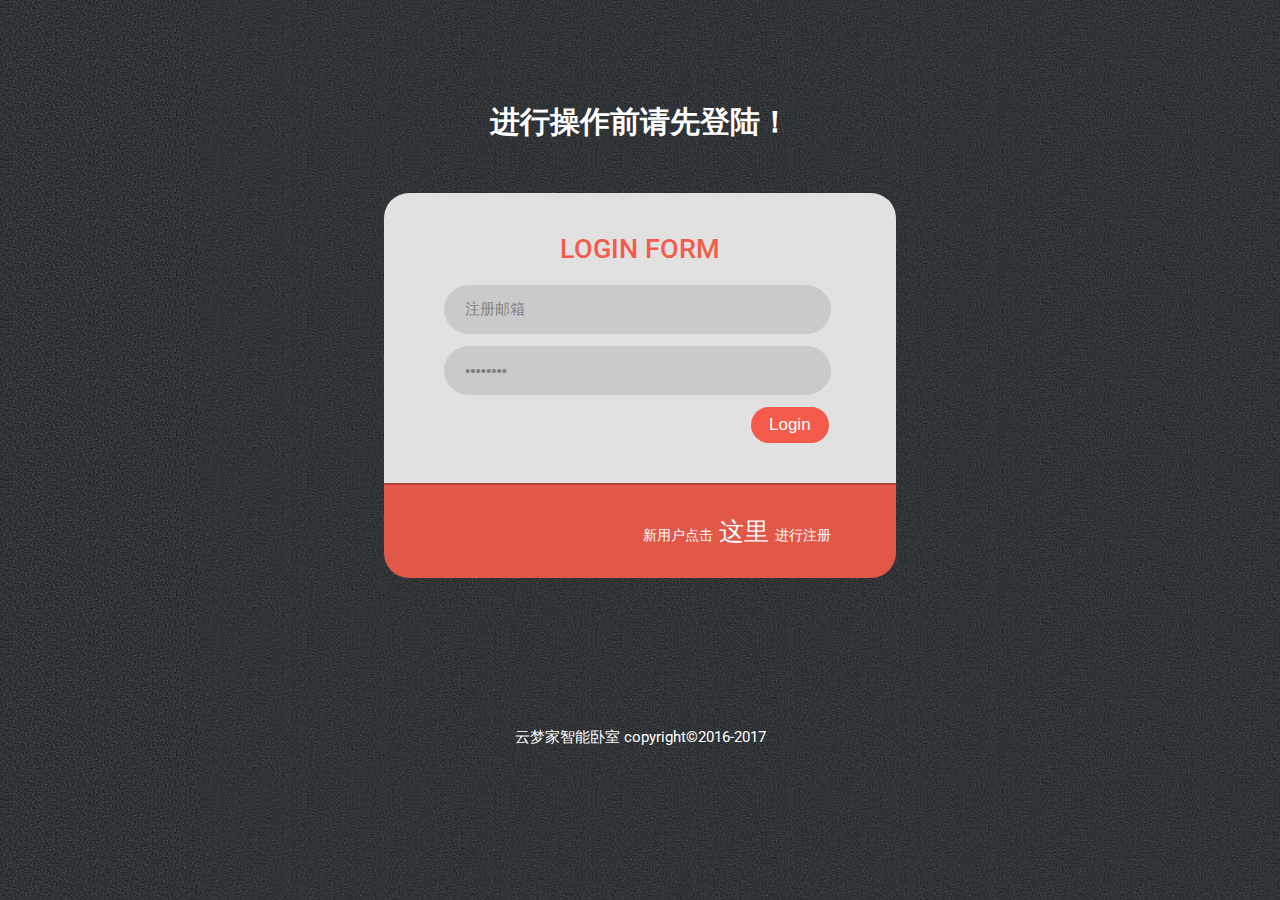
<file: login.html>
<!DOCTYPE HTML>
<html>
<head>
<title>请先登陆</title>
<!-- Custom Theme files -->
<link href="css/style-login.css" rel="stylesheet" type="text/css" media="all"/>
<!-- Custom Theme files -->
<meta http-equiv="Content-Type" content="text/html; charset=utf-8" />
<meta name="viewport" content="width=device-width, initial-scale=1, maximum-scale=1">
<meta http-equiv="Content-Type" content="text/html; charset=utf-8" /> 
<meta name="keywords" content="Login form web template, Sign up Web Templates, Flat Web Templates, Login signup Responsive web template, Smartphone Compatible web template, free webdesigns for Nokia, Samsung, LG, SonyErricsson, Motorola web design" />
<!--Google Fonts-->
<link href='http://fonts.googleapis.com/css?family=Roboto:500,900italic,900,400italic,100,700italic,300,700,500italic,100italic,300italic,400' rel='stylesheet' type='text/css'>
<link href='http://fonts.googleapis.com/css?family=Droid+Serif:400,700,400italic,700italic' rel='stylesheet' type='text/css'>
<!--Google Fonts-->
</head>
<body>
<div class="login">
	<h2>进行操作前请先登陆！</h2>
	<div class="login-top">
		<h1>LOGIN FORM</h1>
		<form>
			<input type="text" value="注册邮箱" onfocus="this.value = '';" onblur="if (this.value == '') {this.value = 'User Id';}">
			<input type="password" value="password" onfocus="this.value = '';" onblur="if (this.value == '') {this.value = 'password';}">
	    </form>
	    <div class="forgot">
	    
	    	<input type="submit" value="Login" >
	    </div>
	</div>
	<div class="login-bottom">
		<h3>新用户点击 &nbsp;<a href="reg.html">这里</a>&nbsp 进行注册</h3>
	</div>
</div>	
<div class="copyright">
	<p>云梦家智能卧室 copyright©2016-2017</a></p>
</div>


</body>
</html>
</file>
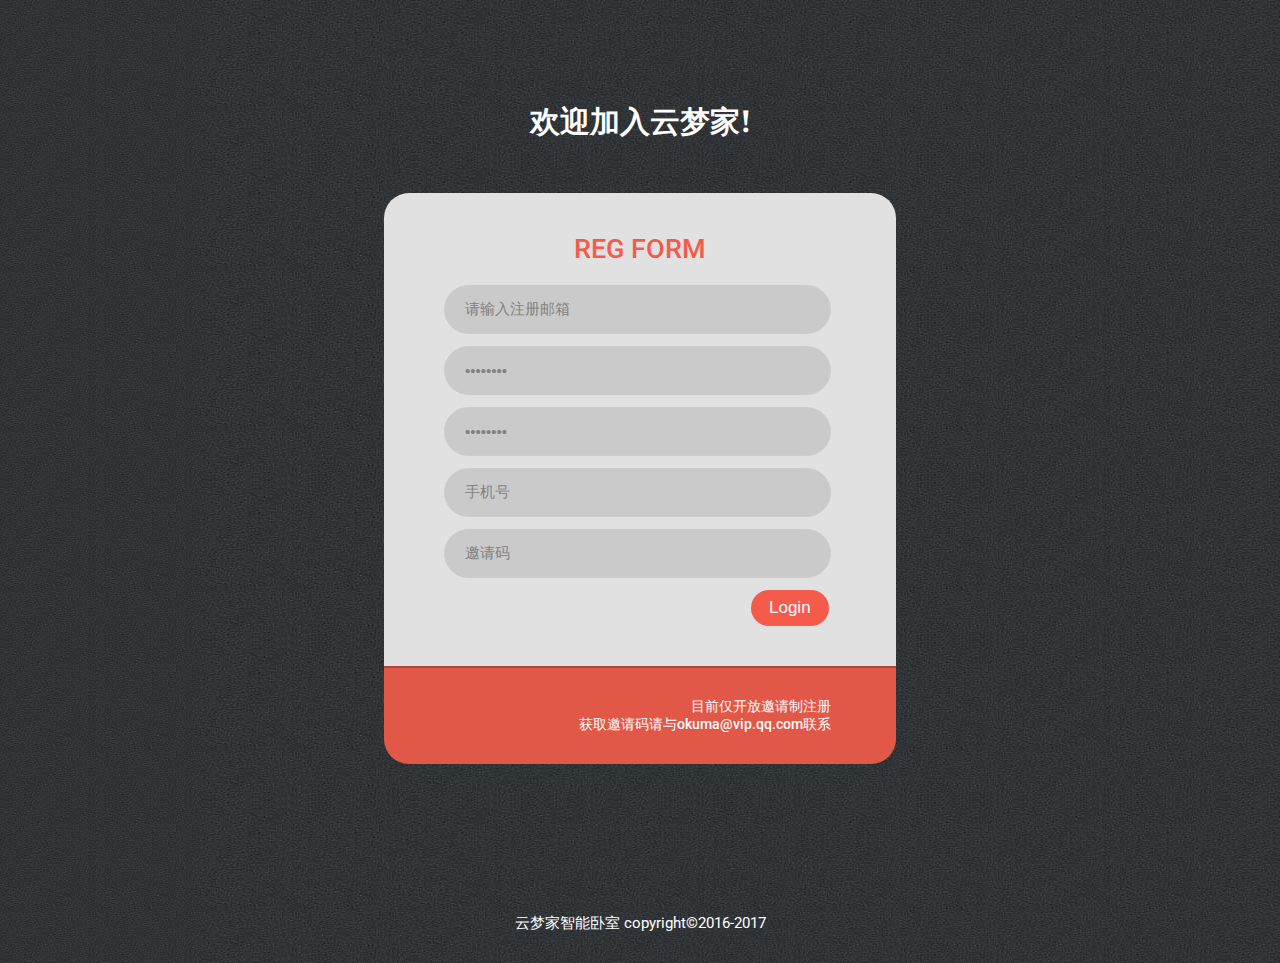
<file: reg.html>
<!DOCTYPE HTML>
<html>
<head>
<title>注册页面</title>
<!-- Custom Theme files -->
<link href="css/style-login.css" rel="stylesheet" type="text/css" media="all"/>
<!-- Custom Theme files -->
<meta http-equiv="Content-Type" content="text/html; charset=utf-8" />
<meta name="viewport" content="width=device-width, initial-scale=1, maximum-scale=1">
<meta http-equiv="Content-Type" content="text/html; charset=utf-8" /> 
<meta name="keywords" content="Login form web template, Sign up Web Templates, Flat Web Templates, Login signup Responsive web template, Smartphone Compatible web template, free webdesigns for Nokia, Samsung, LG, SonyErricsson, Motorola web design" />
<!--Google Fonts-->
<link href='http://fonts.googleapis.com/css?family=Roboto:500,900italic,900,400italic,100,700italic,300,700,500italic,100italic,300italic,400' rel='stylesheet' type='text/css'>
<link href='http://fonts.googleapis.com/css?family=Droid+Serif:400,700,400italic,700italic' rel='stylesheet' type='text/css'>
<!--Google Fonts-->
</head>
<body>
<div class="login">
	<h2>欢迎加入云梦家!</h2>
	<div class="login-top">
		<h1>REG FORM</h1>
		<form>
			<input type="text" value="请输入注册邮箱" onfocus="this.value = '';" onblur="if (this.value == '') {this.value = 'Mail';}">
			<input type="password" value="password" onfocus="this.value = '';" onblur="if (this.value == '') {this.value = 'password';}">
			<input type="password" value="password" onfocus="this.value = '';" onblur="if (this.value == '') {this.value = 'password2';}">
			<input type="text" value="手机号" onfocus="this.value = '';" onblur="if (this.value == '') {this.value = 'PhoneNum';}">
			<input type="text" value="邀请码" onfocus="this.value = '';" onblur="if (this.value == '') {this.value = '邀请码';}">
	    </form>
	    <div class="forgot">
	    
	    	<input type="submit" value="Login" >
	    </div>
	</div>
	<div class="login-bottom">
		<h3>目前仅开放邀请制注册</h3>
		<h3>获取邀请码请与okuma@vip.qq.com联系</h3>
	</div>
</div>	
<div class="copyright">
	<p>云梦家智能卧室 copyright©2016-2017</a></p>
</div>


</body>
</html>
</file>
<file: css/our-team.css>
/* ---------------------------------------------------------------------------- */
/* -----------------------------Main Components-------------------------------- */
/* ---------------------------------------------------------------------------- */
.cd-testimonials-wrapper {
  position: relative;
  width: 100%;
  -webkit-font-smoothing: antialiased;
  -moz-osx-font-smoothing: grayscale;
  z-index: 1;
}

@media only screen and (min-width: 768px) {
  .cd-testimonials-wrapper {
    margin: 2em auto;
    padding: 50px;
  }
}
@media only screen and (min-width: 1170px) {
  .cd-testimonials-wrapper::after {
    /* quotation mark visible */
    display: block;
  }
}
.cd-testimonials {
  color: #ffffff;
  text-align: center;
}
.cd-testimonials::after {
  clear: both;
  content: "";
  display: table;
}
.cd-testimonials > li {
  position: absolute;
  opacity: 0;
}
.cd-testimonials > li:first-child {
  position: relative;
  opacity: 1;
}
.cd-testimonials p {
  font-family: "Georgia", serif;
  font-style: italic;
  line-height: 1.4;
  margin-bottom: 1em;
  padding: 0 14px;
}
@media only screen and (min-width: 768px) {
  .cd-testimonials p {
    font-size: 22px;
    font-size: 1.375rem;
  }
}
@media only screen and (min-width: 1170px) {
  .cd-testimonials p {
    font-size: 26px;
    font-size: 1.625rem;
    line-height: 1.6;
  }
}

.cd-author img, .cd-author .cd-author-info {
  display: inline-block;
  vertical-align: middle;
}
.cd-author img {
  width: 32px;
  height: 32px;
  border-radius: 50%;
  margin-right: 5px;
  box-shadow: 0 0 6px rgba(0, 0, 0, 0.3);
}
.cd-author .cd-author-info {
  text-align: left;
  line-height: 1.2;
}
.cd-author .cd-author-info li:first-child {
  font-size: 14px;
  font-size: 0.875rem;
}
.cd-author .cd-author-info li:last-child {
  font-size: 12px;
  font-size: 0.75rem;
  color: #6b6b70;
}
@media only screen and (min-width: 768px) {
  .cd-author img {
    width: 50px;
    height: 50px;
  }
  .cd-author .cd-author-info {
    line-height: 1.4;
  }
  .cd-author .cd-author-info li:first-child {
    font-size: 16px;
    font-size: 1rem;
  }
  .cd-author .cd-author-info li:last-child {
    font-size: 14px;
    font-size: 0.875rem;
  }
}

.flex-direction-nav li {
  position: absolute;
  height: 100%;
  width: 40px;
  top: 0;
}
.flex-direction-nav li:first-child {
  left: 0;
}
.flex-direction-nav li:last-child {
  right: 0;
}
.flex-direction-nav li a {
  display: block;
  height: 100%;
  width: 100%;
  /* image replacement */
  overflow: hidden;
  text-indent: 100%;
  white-space: nowrap;
  -webkit-transition: background-color 0.2s;
  -moz-transition: background-color 0.2s;
  transition: background-color 0.2s;
}

.flex-direction-nav li a::before, .flex-direction-nav li a::after {
  /* left and right arrows in css only */
  content: '';
  position: absolute;
  left: 50%;
  top: 50%;
  width: 2px;
  height: 13px;
  background-color: #ffffff;
}
.flex-direction-nav li a::before {
  -webkit-transform: translateY(-35px) rotate(45deg);
  -moz-transform: translateY(-35px) rotate(45deg);
  -ms-transform: translateY(-35px) rotate(45deg);
  -o-transform: translateY(-35px) rotate(45deg);
  transform: translateY(-35px) rotate(45deg);
}
.flex-direction-nav li a::after {
  -webkit-transform: translateY(-27px) rotate(-45deg);
  -moz-transform: translateY(-27px) rotate(-45deg);
  -ms-transform: translateY(-27px) rotate(-45deg);
  -o-transform: translateY(-27px) rotate(-45deg);
  transform: translateY(-27px) rotate(-45deg);
}
.flex-direction-nav li:last-child a::before {
  -webkit-transform: translateY(-35px) rotate(-45deg);
  -moz-transform: translateY(-35px) rotate(-45deg);
  -ms-transform: translateY(-35px) rotate(-45deg);
  -o-transform: translateY(-35px) rotate(-45deg);
  transform: translateY(-35px) rotate(-45deg);
}
.flex-direction-nav li:last-child a::after {
  -webkit-transform: translateY(-27px) rotate(45deg);
  -moz-transform: translateY(-27px) rotate(45deg);
  -ms-transform: translateY(-27px) rotate(45deg);
  -o-transform: translateY(-27px) rotate(45deg);
  transform: translateY(-27px) rotate(45deg);
}
@media only screen and (min-width: 768px) {
  .flex-direction-nav li {
    width: 50px;
  }
}
@media only screen and (min-width: 1170px) {
  .flex-direction-nav li a::before, .flex-direction-nav li a::after {
    background-color: #5e5e63;
    -webkit-transition: background-color 0.2s;
    -moz-transition: background-color 0.2s;
    transition: background-color 0.2s;
  }
  .flex-direction-nav li a:hover::before, .flex-direction-nav li a:hover::after {
    background-color: #ffffff;
  }
}

.cd-see-all {
  margin: 30px 0;
  height: 50px;
  text-align: center;
  text-transform: uppercase;
}


.cd-testimonials-all {
  position: fixed;
  top: 0;
  left: 0;
  height: 100%;
  width: 100%;
  background-color: #ffffff;
  z-index: 9999;
  visibility: hidden;
  opacity: 0;
  -webkit-transition: opacity .3s 0s, visibility 0s .3s;
  -moz-transition: opacity .3s 0s, visibility 0s .3s;
  transition: opacity .3s 0s, visibility 0s .3s;
}
.cd-testimonials-all .cd-testimonials-all-wrapper {
  position: absolute;
  left: 0;
  top: 0;
  height: 100%;
  width: 100%;
  overflow: auto;
}
.cd-testimonials-all .cd-testimonials-all-wrapper > ul {
  width: 90%;
  max-width: 1170px;
  margin: 4em auto;
}
.cd-testimonials-all .cd-testimonials-all-wrapper > ul::after {
  clear: both;
  content: "";
  display: table;
}
.cd-testimonials-all .cd-testimonials-item {
  margin-bottom: 2em;
  opacity: 0;
  /* Force Hardware Acceleration in WebKit */
  -webkit-transform: translate3d(0, 0, 0) scale(0.4);
  -moz-transform: translate3d(0, 0, 0) scale(0.4);
  -ms-transform: translate3d(0, 0, 0) scale(0.4);
  -o-transform: translate3d(0, 0, 0) scale(0.4);
  transform: translate3d(0, 0, 0) scale(0.4);
  -webkit-backface-visibility: hidden;
  backface-visibility: hidden;
  -webkit-transition: -webkit-transform .3s, opacity .3s;
  -moz-transition: -moz-transform .3s, opacity .3s;
  transition: transform .3s, opacity .3s;
}
.cd-testimonials-all p {
  position: relative;
  background: #79b6e4;
  color: #ffffff;
  padding: 2em;
  -webkit-font-smoothing: antialiased;
  -moz-osx-font-smoothing: grayscale;
  line-height: 1.4;
  border-radius: 0.25em;
  margin-bottom: 1em;
}
.cd-testimonials-all p::after {
  /* creating the triangle in css */
  content: '';
  position: absolute;
  top: 100%;
  left: 2em;
  height: 0;
  width: 0;
  border: 8px solid transparent;
  border-top-color: #79b6e4;
}
.cd-testimonials-all .cd-author {
  text-align: left;
  margin-left: 1.5em;
}
.cd-testimonials-all .cd-author img {
  box-shadow: 0 0 0 transparent;
}
.cd-testimonials-all.is-visible {
  visibility: visible;
  opacity: 1;
  -webkit-transition: opacity .3s 0s, visibility 0s 0s;
  -moz-transition: opacity .3s 0s, visibility 0s 0s;
  transition: opacity .3s 0s, visibility 0s 0s;
}
.cd-testimonials-all.is-visible .cd-testimonials-all-wrapper {
  -webkit-overflow-scrolling: touch;
}
.cd-testimonials-all.is-visible .cd-testimonials-item {
  opacity: 1;
  -webkit-transform: translate3d(0, 0, 0) scale(1);
  -moz-transform: translate3d(0, 0, 0) scale(1);
  -ms-transform: translate3d(0, 0, 0) scale(1);
  -o-transform: translate3d(0, 0, 0) scale(1);
  transform: translate3d(0, 0, 0) scale(1);
}
@media only screen and (min-width: 768px) {
  .cd-testimonials-all .cd-testimonials-item {
    width: 46%;
    margin: 0 2% 3em;
  }
  .cd-testimonials-all .cd-author {
    margin-left: 1em;
  }
}
@media only screen and (min-width: 1170px) {
  .cd-testimonials-all .cd-testimonials-item {
    width: 30%;
    margin: 0 1.6666% 3em;
  }
}

.close-btn {
  position: fixed;
  display: block;
  width: 40px;
  height: 40px;
  top: 10px;
  right: 4%;
  /* image replacement */
  overflow: hidden;
  text-indent: 100%;
  white-space: nowrap;
}
.close-btn::before, .close-btn::after {
  /* close icon in css */
  content: '';
  position: absolute;
  display: inline-block;
  width: 2px;
  height: 24px;
  top: 8px;
  left: 19px;
  background-color: #39393c;
}
.close-btn::before {
  -webkit-transform: rotate(45deg);
  -moz-transform: rotate(45deg);
  -ms-transform: rotate(45deg);
  -o-transform: rotate(45deg);
  transform: rotate(45deg);
}
.close-btn::after {
  -webkit-transform: rotate(-45deg);
  -moz-transform: rotate(-45deg);
  -ms-transform: rotate(-45deg);
  -o-transform: rotate(-45deg);
  transform: rotate(-45deg);
}
</file>
<file: css/style-cp.css>
body{
	padding:0;
	margin:0;
	font-family: 'Open Sans', sans-serif;
	background:#f0f7f5;
}
body a{
    transition:0.5s all;
	-webkit-transition:0.5s all;
	-moz-transition:0.5s all;
	-o-transition:0.5s all;
	-ms-transition:0.5s all;
}
input[type="button"],input[type="submit"]{
	transition:0.5s all;
	-webkit-transition:0.5s all;
	-moz-transition:0.5s all;
	-o-transition:0.5s all;
	-ms-transition:0.5s all;
}
h1,h2,h3,h4,h5,h6{
	margin:0;			   
}	
p{
	margin:0;
}
ul{
	margin:0;
	padding:0;
}
label{
	margin:0;
}
.copyrights{text-indent:-9999px;height:0;line-height:0;font-size:0;overflow:hidden;}
/*-----start-header----*/
.side-bar {
	background:#2980b9;
	padding:0;
	min-height: 2500px;
	width:22%;
	margin-right:3%;
}
.content {
	padding:0;
	width: 75%;
}
.total-content {
	margin:5em 4em;
}
.logo {
    padding:3em 0;
	background:#1b93e1;
	margin-bottom:5em;
}
.navigation h3 {
	background:#1b93e1;
	padding:0.7em 0;
	color:#fff;
	font-size:1.35em;
	font-weight:600;
	padding-left:2.5em;
	margin-bottom:1em;
}
.navigation ul {
	padding-left:4em;
	padding-bottom:0.25em;
	padding-top:0em;
	cursor: pointer;
}
.navigation ul:hover {
	background: #2D88C5;
	transition:0.5s all;
	-webkit-transition:0.5s all;
	-moz-transition:0.5s all;
	-o-transition:0.5s all;
	-ms-transition:0.5s all;
}
.navigation ul li {
	display:inline-block;
	margin:5px 0;
}
.navigation ul li a {
	color:#fff;
	font-size:1.3em;
	font-weight:300;
	text-decoration:none;
	letter-spacing:1px;
}
.navigation ul li a:hover {
	color: #eaff00;
}
.navigation {
	padding-bottom: 2em;
}
i.dash {
	width:35px;
	height:35px;
	background: url('../images/img-sprite.png') no-repeat 0px 0px;
	display:inline-block;
	vertical-align: bottom;
	margin-right:5px;
}
i.mail {
	width:35px;
	height:35px;
	background: url('../images/img-sprite.png') no-repeat -35px 4px;
	display:inline-block;
	vertical-align: bottom;
	margin-right:5px;
}
i.cal {
	width:35px;
	height:35px;
	background: url('../images/img-sprite.png') no-repeat -70px 3px;
	display:inline-block;
	vertical-align: bottom;
	margin-right:5px;
}
i.page {
	width:35px;
	height:35px;
	background: url('../images/img-sprite.png') no-repeat -105px 3px;
	display:inline-block;
	vertical-align: bottom;
	margin-right:5px;
}
i.chat {
	width:35px;
	height:35px;
	background: url('../images/img-sprite.png') no-repeat -140px 3px;
	display:inline-block;
	vertical-align: bottom;
	margin-right:5px;
}
i.art {
	width:35px;
	height:35px;
	background: url('../images/img-sprite.png') no-repeat -175px 3px;
	display:inline-block;
	vertical-align: bottom;
	margin-right:5px;
}
i.user {
	width:35px;
	height:35px;
	background: url('../images/img-sprite.png') no-repeat -210px 3px;
	display:inline-block;
	vertical-align: bottom;
	margin-right:5px;
}
i.fat {
	width:35px;
	height:35px;
	background: url('../images/img-sprite.png') no-repeat -245px 3px;
	display:inline-block;
	vertical-align: bottom;
	margin-right:5px;
}
i.speed {
	width:35px;
	height:35px;
	background: url('../images/img-sprite.png') no-repeat -280px 3px;
	display:inline-block;
	vertical-align: bottom;
	margin-right:5px;
}
i.setting {
	width:35px;
	height:35px;
	background: url('../images/img-sprite.png') no-repeat -315px 3px;
	display:inline-block;
	vertical-align: bottom;
	margin-right:5px;
}
.wrapper-dropdown-2 {
    position: relative;
	cursor: pointer;
	outline: none;
	color: #FFFFFF;
	font-size: 1.1em;
	border-radius:5px;
	-webkit-border-radius:5px;
	-moz-border-radius:5px;
	-o-border-radius:5px;
	text-transform: capitalize;
	font-weight: 400;
	text-align: center;
}
.wrapper-dropdown-2 .dropdown {
  /* Size & position */
    position: absolute;
    top: 65px;
    left: 0px;
    right: 0px;
	border-radius:5px;
	-webkit-border-radius:5px;
	-moz-border-radius:5px;
	-o-border-radius:5px;
    /* Styles */
    background:#fff;
    -webkit-transition: all 0.3s ease-out;
    -moz-transition: all 0.3s ease-out;
    -ms-transition: all 0.3s ease-out;
    -o-transition: all 0.3s ease-out;
    transition: all 0.3s ease-out;
    list-style: none;
    z-index:1;
    /* Hiding */
    opacity: 0;
    pointer-events: none;
	 width: 74%;
  padding: 0.5em 0;
  margin-left: 15%;
}
.wrapper-dropdown-2 .dropdown li:last-child{
	border-bottom:none;
}
.wrapper-dropdown-2 .dropdown li
{
	-webkit-transition: all 0.3s ease-out;
	-moz-transition: all 0.3s ease-out;
	-ms-transition: all 0.3s ease-out;
	-o-transition: all 0.3s ease-out;
	transition: all 0.3s ease-out;
}
.wrapper-dropdown-2 .dropdown li a {
    display: block;
	text-decoration: none;
	color: #000;
	padding:10px;
	font-weight:600;
	-webkit-transition: all 0.3s ease-out;
	-moz-transition: all 0.3s ease-out;
	-ms-transition: all 0.3s ease-out;
	-o-transition: all 0.3s ease-out;
	transition: all 0.3s ease-out;
	text-transform: capitalize;
	font-size: 1em;
	font-weight: 100;
}
/* Hover state */
.wrapper-dropdown-2 .dropdown  li:nth-child(1) {
	border-top-left-radius:5px;
	-webkit-border-top-left-radius:5px;
	-moz-border-top-left-radius:5px;
	-o-border-top-left-radius:5px;
	border-top-right-radius:5px;
	-webkit-border-top-right-radius:5px;
	-moz-border-top-right-radius:5px;
	-o-border-top-right-radius:5px;
}
.wrapper-dropdown-2 .dropdown  li:last-child{
	border-bottom-left-radius:5px;
	-webkit-border-bottom-left-radius:5px;
	-moz-border-bottom-left-radius:5px;
	-o-border-bottom-left-radius:5px;
	border-bottom-right-radius:5px;
	-webkit-border-bottom-right-radius:5px;
	-moz-border-bottom-right-radius:5px;
	-o-border-bottom-right-radius:5px;
	border-top:1px solid #eee;
}
.wrapper-dropdown-2 .dropdown  li:nth-child(2),.wrapper-dropdown-2 .dropdown  li:nth-child(3),.wrapper-dropdown-2 .dropdown  li:nth-child(4)
{
	border-radius: none;
}
/* Active state */
.wrapper-dropdown-2.active .dropdown {
    opacity: 1;
    pointer-events: auto;
}
/* No CSS3 support */
.no-opacity       .wrapper-dropdown-2 .dropdown,
.no-pointerevents .wrapper-dropdown-2 .dropdown {
    display: none;
    opacity: 1; /* If opacity support but no pointer-events support */
    pointer-events: auto; /* If pointer-events support but no pointer-events support */
}
.no-opacity       .wrapper-dropdown-2.active .dropdown,
.no-pointerevents .wrapper-dropdown-2.active .dropdown {
    display: block;
}
.wrapper-dropdown-2.active .dropdown {
	opacity: 1;
	pointer-events: auto;
	text-align: left;
	  border: 1px solid #EBEBEB;
}
/*****/
.wrapper-dropdown-2 span {
	float: left;
	vertical-align: middle;
	margin-top: 0.3em;
	margin-left: 1.5em;
}
i.rev {
	width:35px;
	height:35px;
	background: url('../images/img-sprite.png') no-repeat -350px 3px;
	display:inline-block;
	vertical-align: bottom;
	margin-right:5px;
}
i.pic {
	width:35px;
	height:35px;
	background: url('../images/img-sprite.png') no-repeat -385px 3px;
	display:inline-block;
	vertical-align: bottom;
	margin-right:5px;
}
i.faq {
	width:35px;
	height:35px;
	background: url('../images/img-sprite.png') no-repeat -420px 3px;
	display:inline-block;
	vertical-align: bottom;
	margin-right:5px;
}
.view {
	width: 31.33%;
	background: #e67e22;
	padding: 3em 2.25em 0;
	float: left;
	margin-right: 3%;
	min-height: 135px;
}
.search{
	width:31.33%;
	background:#e74c3c;
	padding: 2.2em 1.5em 0 1.5em;
	float:left;
	margin-right:3%;
	min-height: 135px;
}
.member{
	width:31.33%;
	background:#c0392b;
	padding: 2.5em 1.9em 0;
	float:left;
	min-height: 135px;
}
.member p {
	float: left;
}
i.refresh {
	width:50px;
	height:50px;
	background: url('../images/img-sprite.png') no-repeat 0px -35px;
	display:inline-block;
}
i.msgs {
	width:50px;
	height:50px;
	background: url('../images/img-sprite.png') no-repeat -50px -35px;
	display:inline-block;
}
i.bell {
	width:50px;
	height:50px;
	background: url('../images/img-sprite.png') no-repeat -100px -35px;
	display:inline-block;
}
.view ul li {
	display:inline-block;
	margin:0 1.3em;
}
.view ul li.messages {
	position:relative;
}
span.red {
	  position: absolute;
	color: #fff;
	font-size: 1.6em;
	font-weight: 300;
	background: #ff0000;
	border-radius: 50%;
	width: 40px;
	height: 40px;
	padding-top: 3px;
	text-align: center;
	border: 2px solid #fff;
	left: 6px;
	top: -22px;
}
.view ul li.notifications {
	position:relative;
}
span.blue {
	position: absolute;
	color: #fff;
	font-size: 1.6em;
	font-weight: 300;
	background: #2980b9;
	border-radius: 50%;
	width: 40px;
	height: 40px;
	padding-top: 3px;
	text-align: center;
	border: 2px solid #fff;
	left: 12px;
	top: -20px;
}
/*--start-search--*/
.search2 {
	position: relative;
	background: none;
	padding: 7px;
	width: 100%;
	float: right;
}
.search2 input[type="text"] {
	outline: none;
	color: #fff;
	background: none;
	font-size: 2.4em;
	border: none;
	width: 80%;
	float: right;
	height: 45px;
	font-weight: 300;
}
.search2 input[type="submit"] {
	background: url('../images/img-sprite.png') no-repeat -270px -35px;
	width: 45px;
	height: 45px;
	border: none;
	cursor: pointer;
	position: absolute;
	outline: none;
	top: 13px;
	padding: 0;
}
i.men {
	width:60px;
	height:60px;
	background: url('../images/img-sprite.png') no-repeat -150px -35px;
	display:inline-block;	
	vertical-align: middle;
	margin-right:13px;
}
i.settings {
	width:60px;
	height:60px;
	background: url('../images/img-sprite.png') no-repeat -210px -35px;
	display:inline-block;	
	vertical-align: middle;
	margin-left:10px;
	float: right;
}
.member p a {
	color: #fff;
	font-size: 1.5em;
	font-weight: 400;
	letter-spacing: 2px;
	text-decoration: none;
}
p.home {
	padding:0.7em 0.9em;
	background:#e6e6e6;
	font-size:1.4em;
	font-weight:300;
}
p.home a {
	  text-decoration: none;
	margin-top: -2px;
	display: block;
	width: 6%;
	float: left;
}
.list_of_members {
	margin:3em 0;
}
.visitors {
	width:31.333%;
	margin-right:3%;
	background:#7f8c8d;
	padding:2em 2em;
	float:left;
}
.sales {
	width:31.333%;
	margin-right:3%;
	background:#1b93e1;
	padding:2em 2em;
	float:left;
}
.users {
	width:31.333%;
	background:#7f8c8d;
	padding:2em 2em;
	float:left;
}
.visitors h4,.sales h4,.users h4 {
	text-transform:uppercase;
	color:#fff;
	font-size:1.8em;
	font-weight:300;
}
.visitors h4 strong,.sales h4 strong,.users h4 strong {
	font-weight:400;
}
.visitors h3,.sales h3,.users h3 {
	color:#fff;
	text-align:center;
	margin:0.5em 0;
	font-size:3.5em;
	font-weight:300;
	letter-spacing:1px;
}
.visitors p,.sales p,.users p {
	float:left;
	color:#fff;
	font-size:1.3em;
	font-weight:300;
}
.visitors a,.sales a,.users a {
	float:right;
}
i.go {
	width:25px;
	height:25px;
	background: url('../images/img-sprite.png') no-repeat -455px 0px;
	display:inline-block;	
}
.calender-left {
	width:43%;
	margin-right:3%;
	float:left;
	background:#1b93e1;
	padding:3em;
	position: relative;
}
.calender-left form input[type="text"],.calender-left form textarea{
	width: 100%;
	padding: 18px;
	border:none;
	font-size: 1.2em;
	margin-bottom:1.2em;
	color: #fff;
	outline: none;
	font-weight:400;
	background:#4db9ff;
}
.calender-left form textarea {
	resize:none;
	height:201px;
	border-radius: 0;
}
.calender-left form input[type="submit"] {
	font-size: 1.5em;
	font-weight:400;
	color: #fff;
	outline: none;
	border: none;
	padding: 0.7em 0em;
	display:block;
	width: 100%;
	background:#4db9ff;
	margin-top: 0em;
	transition:0.5s all;
	-webkit-transition:0.5s all;
	-moz-transition:0.5s all;
	-o-transition:0.5s all;
	-ms-transition:0.5s all;
}
.calender-left form input[type="submit"]:hover{
	background:#fff;
	color:#000;
}
.calender-left h3,.calender-right h3  {
	margin-bottom:1.5em;
	font-size:1.9em;
	color:#fff;
	font-weight:400;
}
.calenders {
	margin: 3em 0;
}
.calender-right h3  {
	margin-left:2em;
}
.alert-close,.alert-close1,.alert-close2,.alert-close3,.alert-close4,.alert-close6,.alert-close7{
	background: url('../images/into.png') no-repeat 0px 0px;
	cursor: pointer;
  height: 22px;
  width: 22px;
  position: absolute;
  right: 22px;
  top: 22px;
	-webkit-transition: color 0.2s ease-in-out;
	-moz-transition: color 0.2s ease-in-out;
	-o-transition: color 0.2s ease-in-out;
	transition: color 0.2s ease-in-out;
	  z-index: 1;
}
.alert-close5{
	background: url('../images/into1.png') no-repeat 0px 0px;
	cursor: pointer;
  height: 22px;
  width: 22px;
  position: absolute;
  right: 22px;
  top: 22px;
	-webkit-transition: color 0.2s ease-in-out;
	-moz-transition: color 0.2s ease-in-out;
	-o-transition: color 0.2s ease-in-out;
	transition: color 0.2s ease-in-out;
	  z-index: 1;
}
.calender-right {
	float:right;
	width:54%;
	background:#8e44ad;
	position: relative;
	padding:3em 0;
}
.men-grid{
	float:right;
	width:71%;
}
.men-grid h5{
	font-size: 1.02em;
	font-weight: 600;
	line-height: 1.4em;
	padding: 0 0 0.2em;
}
.men-grid h5 a{
	color: #00aedb;
	text-decoration:none;
}
.men-grid h5 a:hover{
	color: #ec098d;
}
.men-grid p{
	font-size:0.9em;
	color:#494949;
	line-height:1.8em;
}
.men {
	padding: 0em  0 3em 0;
}
.men:nth-child(3){
	border-bottom: none;
}
.story {
	padding: 0 0 1em;
	height: 59px;
}
.top-men {
	padding: 4em 0 0.5em;
}
/*----*/
.cd-tabs-navigation {
  width: 100%;
}
.cd-tabs-navigation li {
  float: left;
  list-style:none;
    width: 33.3333%;
}
.cd-tabs-navigation a {
  position: relative;
  display: block;
  text-align: center;
  -webkit-font-smoothing: antialiased;
  -moz-osx-font-smoothing: grayscale;
	font-size:1.8em;
	color:#fff;
	background:#34495e ;
	font-weight:400;
	text-decoration: none;
	padding:1em 0;
}

.cd-tabs-navigation a.fashion1 {
	background:#f1c40f;
}
.cd-tabs-navigation a.fashion2  {
	background:#8e44ad;
}
.cd-tabs-navigation a:hover {
	background: #000;
}
.cd-tabs-navigation a.selected  i{
	background: url(../images/ar2.png)no-repeat 0px 8px;
	width: 16px;
	height: 16px;
	display: inline-block;
	position: absolute;
	bottom: -8px;
	margin: 0 auto;
	left: 48%;
}
.cd-tabs-navigation a.selected{
	background:#000;
}
.cd-tabs-content li {
  display: none;
}
.cd-tabs-content li.selected {
  display: block;
  -webkit-animation: cd-fade-in 0.5s;
  -moz-animation: cd-fade-in 0.5s;
  animation: cd-fade-in 0.5s;
}
.grid-men{
	float:left;
	 width: 13%;
	 margin-right:3%;
}
.men-grid{
	float:right;
	width:84%;
}
.men-grid h5{
	font-size: 1.02em;
	font-weight: 600;
	line-height: 1.4em;
	padding: 0 0 0.2em;
}
.men-grid h5 a{
	color: #00aedb;
	text-decoration:none;
}
.men-grid h5 a:hover{
	color: #ec098d;
}
.story {
	padding: 0 0 1em;
	height: 59px;
}
.top-men {
	padding: 4em 4em 1em 4em;
	background: #e74c3c;
}
.men-grid h6 {	
	color: #fff;
	font-size: 1.2em;
	font-weight: 300;
}
.men-grid p {	
	color: #fff;
	font-size: 1.4em;
	font-weight: 300;
	line-height:1.7em;
	margin-top:0.5em;
}
.men-grid span {
	color: #fff;
	margin-top: 5px;
	display: block;
	font-size: 1em;
}
.men-grid h6 a {
	color: #fff;
	font-size: 1.3em;
	font-weight: 400;
	text-decoration:none;
}
.graph {
	background: #34495e;
	position: relative;
	padding: 5em 0 2em 0;
}
.site-report {
	float:right;
	width:33%;
	position:relative;
	background:#bdc3c7;
	padding:2.7em;
	margin-left:3%;
	min-height: 505px;
}
.site-report h3 {
	font-size: 1.9em;
	color: #000000;
	font-weight: 600;
}
.total-world{
	margin:3em 0;
}
.world-map {
	width: 64%;
	float: left;
	background: #f39c12;
	position:relative;
	padding:2em 2em 0 2em;
}
.world-map h3 {
	float:left;
	font-size: 1.9em;
	color: #fff;
	font-weight: 600;
	padding:1em 0 0.5em 0;
}
.world-map p {
	float:right;
	font-size: 1.3em;
	color: #fff;
	font-weight: 300;
	padding:1.5em 0 0.5em 0;
}
span.color1 {
	background: #4a9fc5;
	width: 20px;
	height: 20px;
	margin: 0 10px;
	border: 1px solid #fff;
	display: inline-block;
	vertical-align:top;
}
span.color2 {
	background: #0071a4;
	width: 20px;
	height: 20px;
	margin: 0 10px;
	border: 1px solid #fff;
	display: inline-block;
	vertical-align:top;
}
span.color3 {
	background: #9cd2eb;
	width: 20px;
	height: 20px;
	margin: 0 10px;
	border: 1px solid #fff;
	display: inline-block;
	vertical-align:top;
}
span.color4 {
	background: #ffffff;
	width: 20px;
	height: 20px;
	margin: 0 10px;
	border: 1px solid #fff;
	display: inline-block;
	vertical-align:top;
}
span.color5 {
	background: #77bbda;
	width: 20px;
	height: 20px;
	margin: 0 10px;
	border: 1px solid #fff;
	display: inline-block;
	vertical-align:top;
}
span.color6 {
	background: #2488b4;
	width: 20px;
	height: 20px;
	margin: 0 10px;
	border: 1px solid #fff;
	display: inline-block;
	vertical-align:top;
}
.skills {
	width: 100%;
	margin: 0;
	height: 25px;
	background: #fff;
	position: relative;
	margin-top:5px;
}	
button#focus-single,button#focus-multiple,button#focus-coords,button#focus-init {
	color: #fff;
	border: none;
	outline: none;
	background: #2980b9;
	font-size: 0.9em;
	padding: 5px 9px;
	margin:0 5px 0 0;
}
.skill {
	height: 100%;
	display: block;
	background-color: #27ae60;
}
.skill1 {
	height: 100%;
	display: block;
	background-color: #f1c40f;
}
.skill2 {
	height: 100%;
	display: block;
	background-color: #d35400;
}
.skills-top {
	margin: 2em 0 0 0;
}
.skills-top h5 {
	float:left;
	color:#000000;
	font-size:1.45em;
	font-weight:400;
}
.skills-top h4 {
	float:right;
	color:#000000;
	font-size:1.3em;
	font-weight:400;
}
.site-report p {
	color: #000000;
	font-size: 1.3em;
	font-weight: 400;
	margin-top: 2em;
	line-height: 1.4em;
}
.total-sale {
	position:relative;
	width: 31%;
	float: left;
	margin-right: 4%;
}
.user-trends {
	position:relative;
}
#myChart {
    width:100%;
    height:380px;
}
#docs {
    display:block;
    margin-top:20px;
    background-color:#1b93e1;
    color:#FFF;
    padding:10px 20px;
    text-decoration:none;
    text-align:center;
}
.user-trends {
	float:right;
	width:65%;
	position:relative;
}
.footer {
	padding:2.5em 0;
	background:#292929;
}
.copyright p {
	color: #fff;
	font-size: 1.2em;
	font-weight: 400;
}

.copyright p a {
	color: #fff;
}
/*-- responsive-design starts-here --*/

@media screen and (max-width: 1440px) {
	.total-content {
		margin: 4em 3em;
	}
	.view {
		padding: 3.5em 1.55em 0;
	}
	p.home {
		padding: 0.7em 0.5em;
	}
	button#focus-single, button#focus-multiple, button#focus-coords, button#focus-init {
		padding: 5px 4px;
		margin: 0 4px 0 0;
	}
	.member {
		padding: 2.5em 0.9em 0;
	}
}

@media screen and (max-width: 1366px) {
	.total-content {
		margin: 3em 2em;
	}
	.side-bar {
		margin-right: 2%;
	}
	.content {
		width: 76%;
	}
	.navigation ul li a {
		font-size: 1.2em;
	}
	button#focus-single, button#focus-multiple, button#focus-coords, button#focus-init{
		font-size:0.875em;
	}
	.grid-men {
		width: 15%;	
	}
	.men-grid {
		width: 82%;
	}
	.view,.search{
		width: 32%;
		margin-right: 2%;
	}
	.member {
		width: 32%;
	}
	.visitors h3, .sales h3, .users h3 {
		margin: 0.4em 0;
		font-size: 3.4em;
	}
	.visitors,.sales {
		width: 32%;
		margin-right: 2%;
		padding: 1.6em;
	}
	.users {
		width: 32%;
		padding: 1.6em;
	}
	.graph {
		padding: 4em 0 1em 0;
	}
	.logo {
		padding: 2.8em 0;	
		margin-bottom: 4em;
	}
	.list_of_members,.total-world,.calenders {
		margin: 2.5em 0;
	}
}
@media screen and (max-width: 1280px) {
	.world-map {
		padding: 2em 1em 0 1em;
	}
	button#focus-single, button#focus-multiple, button#focus-coords, button#focus-init {
		font-size: 0.85em;
	}
	.world-map h3 {
		font-size: 1.8em;
		padding: 0.85em 0 0.5em 0;
	}
	.world-map p {
		font-size: 1.15em;
	}
  .site-report {
		padding: 3em 2em 1em 2em;
		min-height: 496px;
	}
	.search2 input[type="text"] {
		font-size: 2.25em;
		width: 78%;
	}
	.member p a {
		font-size: 1.2em;
	}
	.visitors h3, .sales h3, .users h3 {
		margin: 0.4em 0;
		font-size: 3.2em;
	}
	.visitors h4, .sales h4, .users h4 {
		font-size: 1.6em;
	}
	.visitors p, .sales p, .users p {
		font-size: 1.2em;
	}
	.view ul li {
		margin: 0 1.1em;
	}
	.view {
		padding: 3.5em 1.4em 0;
	}
	.cd-tabs-navigation a {
		padding: 0.8em 0;
	}
	.top-men {
		padding: 3em 3em 1em 3em;
	}
	p.home {
		font-size: 1.2em;
		padding: 0.5em 01em;
	}
	p.home a {
		margin-top: -1.4px;
	}
}
@media screen and (max-width: 1024px) {
	.logo a img {
		width: 68%;
	}
	.logo {
		padding: 2.5em 0;
	}
	.total-content {
		margin: 2em 1em;
	}
	button#focus-single, button#focus-multiple, button#focus-coords, button#focus-init {
		font-size: 0.71em;
		padding: 4px 3px;
		margin: 0 0px 0 0;
	}
	i.men {
		width: 45px;
		height: 45px;
		background: url('../images/img-sprite.png') no-repeat -121px -27px;
		display: inline-block;
		vertical-align: middle;
		margin-right: 8px;
		background-size: 400px;
	}
	.wrapper-dropdown-2 span {
		margin-top: 1em;
		margin-left: 0.3em;
	}
	i.settings {
		width: 40px;
		height: 40px;
		background: url('../images/img-sprite.png') no-repeat -173px -33px;
		display: inline-block;
		margin-left: 3px;
		background-size: 400px;
		margin-top: 4px;
	}
	.search {
		padding: 2em 0.5em 0 0.5em;
		min-height: 120px;
	}
	.search2 input[type="text"] {
		font-size: 2em;
		width: 76%;
	}
	i.refresh {
		width: 40px;
		height: 40px;
		background: url('../images/img-sprite.png') no-repeat 0px -27px;
		background-size: 400px;
	}
	i.msgs {
		width: 40px;
		height: 40px;
		background: url('../images/img-sprite.png') no-repeat -41px -28px;
		background-size: 400px;
	}
	i.bell {
		width: 40px;
		height: 40px;
		background: url('../images/img-sprite.png') no-repeat -81px -27px;
		background-size: 400px;
	}
	span.red {
		font-size: 1.4em;
		width: 35px;
		height: 35px;
		padding-top: 2px;
		left: 2px;
		top: -21px;
	}
	span.blue {
		font-size: 1.4em;
		width: 35px;
		height: 35px;
		padding-top: 2px;
		left: 12px;
		top: -20px;
	}
	.view ul li {
		margin: 0 0.9em;
	}
	.view {
		padding: 3.2em 1.2em 0;
		min-height: 120px;
	}
	.member {
		padding: 2em 0.9em 0;
		min-height: 120px;
	}
	.search2 input[type="submit"] {
		top: 10px;
	}
	p.home a {
		width: 7%;
	}
	.wrapper-dropdown-2 .dropdown {
		top: 50px;
	}
	.navigation ul li a {
		font-size: 1.1em;
	}
	.navigation h3 {
		padding: 0.6em 0;
		font-size: 1.25em;
		padding-left: 2em;
		margin-bottom: 0.8em;
	}
	.visitors h4, .sales h4, .users h4 {
		font-size: 1.4em;
	}
	.visitors h3, .sales h3, .users h3 {
		font-size: 2.75em;
	}
	.visitors p, .sales p, .users p {
		font-size: 1.1em;
		margin-top: 2px;
	}
	.visitors, .sales, .users{
		padding: 1.3em 1.3em 1em 1.3em;
	}
	.list_of_members, .total-world, .calenders {
		margin: 2em 0;
	}
	.calender-left {
		padding: 3em 2em 2em 2em;
	}
	.calender-right {
		padding: 3em 0em 2.55em 0em;
	}
	.world-map p {
		font-size: 1em;
	}
	span.color1,span.color2,span.color3,span.color4,span.color5,span.color6,span.color7 {
		width: 17px;
		height: 17px;
		margin: 0 7px;
		vertical-align: text-bottom;
	}
	.world-map h3 {
		font-size: 1.7em;
		padding: 0.7em 0 0.5em 0;
	}
	.skills {
		height: 20px;
		margin-top: 3px;
	}
	.site-report h3 {
		font-size: 1.7em;
	}
	.skills-top h5 {
		font-size: 1.3em;
	}
	.skills-top h4 {
		font-size: 1.2em;
	}
	.site-report p {
		font-size: 1.2em;
	}
	.site-report {
		min-height: 485px;
	}
	.cd-tabs-navigation a {
		font-size: 1.6em;
	}
	.navigation ul {
		padding-left: 3em;
	}
	.men-grid p {
		font-size: 1.2em;
	}
	i.dash {
		height: 30px;
		margin-right: 0;
	}
	i.mail {
		height: 27px;
		background: url('../images/img-sprite.png') no-repeat -35px -1px;
		margin-right: 0;
	}
	i.cal {
		height: 30px;
		background: url('../images/img-sprite.png') no-repeat -70px 0px;
		margin-right: 0;
	}
	i.page {
		height: 30px;
		background: url('../images/img-sprite.png') no-repeat -105px -1px;
		margin-right: 0;
	}
	i.chat {
		height: 32px;
		margin-right: 0;
	}
	i.art {
		height: 30px;
		background: url('../images/img-sprite.png') no-repeat -175px 0px;
		margin-right: 0;
	}
	i.user {
		height: 30px;
		background: url('../images/img-sprite.png') no-repeat -210px 0px;
		margin-right: 0;
	}
	i.fat {
		height: 30px;
		background: url('../images/img-sprite.png') no-repeat -245px -2px;
		margin-right: 0;
	}
	i.speed {
		height: 30px;
		background: url('../images/img-sprite.png') no-repeat -280px 0px;
		margin-right: 0px;
	}
	i.setting {
		height: 30px;
		background: url('../images/img-sprite.png') no-repeat -315px 0px;
		margin-right: 0;
	}
	i.rev {
		height: 30px;
		background: url('../images/img-sprite.png') no-repeat -350px -3px;
		margin-right: 3px;
	}
	i.pic {
		height: 30px;
		background: url('../images/img-sprite.png') no-repeat -385px 0px;
		margin-right: 3px;
	}
	i.faq {
		height: 30px;
		background: url('../images/img-sprite.png') no-repeat -420px -1px;
		margin-right: 3px;
	}
	.footer {
		padding:2em 0;
	}
	.copyright p {
		font-size: 1.1em;
	}
	.wrapper-dropdown-2 span {
		margin-top: 0.4em;
		margin-left: 0.5em;	
	}
	.wrapper-dropdown-2 span img {
		width:85%;
	}
}
@media screen and (max-width: 768px) {
	.side-bar {
		margin-right: 0;
		width: 100%;
		min-height: 0;
		margin-bottom:3em;
	}
	.logo a img {
		width: 20%;
	}
	.logo {
		padding: 2em 0;
	}
	.content {
		width: 100%;
	}
	.view {
		padding: 3.2em 1em 0;
		min-height: 115px;
	}
	i.men {
		width: 40px;
		height: 40px;
		background: url('../images/img-sprite.png') no-repeat -117px -24px;
		margin-right: 6px;
		background-size: 380px;
	}
	button#focus-single, button#focus-multiple, button#focus-coords, button#focus-init {
		font-size: 0.69em;
	}
	i.settings {
		width: 38px;
		height: 38px;
		background: url('../images/img-sprite.png') no-repeat -169px -31px;
		margin-left: 4px;
		background-size: 390px;
		margin-top: 4px;
	}
	.search {
		min-height: 115px;
	}
	.member {
		min-height: 115px;
	}
	i.chat,i.art,i.user,i.fat,i.speed,i.setting,i.rev,i.faq,i.pic {
		margin-right: 5px;
	}
	.footer {
		padding:1.8em 0;
	}
	.copyright p {
		font-size: 1em;
	}
	.wrapper-dropdown-2 .dropdown {
		width: 83%;
	}
}
@media screen and (max-width: 640px) {
	.logo a img {
		width: 24%;
	}
	.logo {
		padding: 1.8em 0 1.4em 0;
		margin-bottom: 3.5em;
	}
	.navigation ul li a {
		font-size: 1em;
	}
	.world-map {
		width: 100%;
	}
	button#focus-single, button#focus-multiple, button#focus-coords, button#focus-init {
		font-size: 0.875em;
		padding: 4px 6px;
	}
	.site-report {
		min-height: 0;
		width: 100%;
		margin-top: 2em;
		padding: 3em 2em 2em 2em;
	}
	p.home {
		font-size: 1.1em;
	}
	p.home a {
		width: 8%;
	}
	.visitors h3, .sales h3, .users h3 {
		font-size: 2.2em;
	}
	.visitors h4, .sales h4, .users h4 {
		font-size: 1.1em;
	}
	.visitors p, .sales p, .users p {
		font-size: 0.95em;
		margin-top: 4px;
	}
	.visitors, .sales, .users {
		padding: 1.1em 1.1em 0.9em 1.1em;
	}
	.total-sale {
		width: 100%;
		margin-right: 0;
		margin-bottom:2em;
	}
	.user-trends{
		width:100%;
	}
	.top-men {
		padding: 3em 1em 0em 2em;
	}	
	.cd-tabs-navigation a {
		font-size: 1.3em;
		padding: 1em 0;
	}
	.men-grid h6 a {
		font-size: 1.2em;
	}
	.men-grid h6 {
		font-size: 1em;
	}
	.men-grid span {
		margin-top: 3px;
		font-size: 0.8em;
	}
	.men-grid p {
		font-size: 1em;
	}
	.grid-men {
		width: 16%;
		margin-right: 2%;
	}
	i.settings {
		display:none;
	}
	.member,.search,.view {
		min-height: 110px;
	}
	.search2 input[type="submit"] {
		top: 6px;
	}
	.search2{
		padding:0;
	}
	.search2 input[type="text"] {
		font-size: 1.85em;
		width: 74%;
	}
	p.home a {
		margin-top: -1.2px;
	}
	.refresh {
		width: 35px;
		height: 35px;
		background: url('../images/img-sprite.png') no-repeat -2px -28px;
		background-size: 380px;
	}
	i.msgs {
		width: 35px;
		height: 35px;
		background: url('../images/img-sprite.png') no-repeat -40px -29px;
		background-size: 380px;
	}	
	i.bell {
		width: 35px;
		height: 35px;
		background: url('../images/img-sprite.png') no-repeat -78px -28px;
		background-size: 380px;
	}
	.view ul li {
		margin: 0 0.5em;
	}
	span.red {
		font-size: 1.2em;
		width: 30px;
		height: 30px;
		padding-top: 1px;
		left: 3px;
		top: -19px;
	}
	span.blue {
		font-size: 1.2em;
		width: 30px;
		height: 30px;
		padding-top: 0px;
		left: 11px;
		top: -20px;
	}
	.view {
		padding: 2.9em 1em 0;
	}
	.wrapper-dropdown-2 .dropdown {
		width:90%;
	}
	.wrapper-dropdown-2 .dropdown li a {
		padding: 7px;
		font-size: 0.875em;
	}
	.calender-left {
		padding: 3em 1em 2em 1em;
	}
	.member {
		padding: 2em 0.3em 0;
	}
	.wrapper-dropdown-2 span img {
		width: 80%;
		float: right;
	}
	.wrapper-dropdown-2 span {
		margin-top: 5px;
		margin-left: 0;
		float: right;
		width: 26%;
	}
}
@media screen and (max-width: 480px) {
	.calender-left {
		width: 100%;
		margin-right: 0;
		margin-bottom:1.8em;
	}
	.calender-right {
		width:100%;
	}
	.cd-tabs-navigation a {
		font-size: 1.1em;
		padding: 0.9em 0;	
	}
	.world-map h3 {
		font-size: 1.5em;
	}
	.world-map p {
		font-size: 0.875em;
	}	
	span.color1, span.color2, span.color3, span.color4, span.color5, span.color6, span.color7 {
		width: 15px;
		height: 15px;
	}
	button#focus-single, button#focus-multiple, button#focus-coords, button#focus-init {
		font-size: 0.65em;
		padding: 3px 2px;
	}
	.logo a img {
		width: 30%;
	}
	p.home a {
		margin-top: -1px;
		width: 11%;
	}
	.view {
		width: 48%;
		margin-right: 4%;
	}
	.search {
		width: 48%;
		margin-right:0;
	}		
	.member{
		width:100%;
		margin-top:3%;
		padding: 2em 5em 0;
	}
	.view ul li {
		margin: 0 0.75em;
	}
	i.settings {
		display: block;
	}
	.member p a {
		font-size: 1.4em;
	}
	i.men {
		width: 45px;
		height: 45px;
		background: url('../images/img-sprite.png') no-repeat -122px -25px;
		margin-right: 9px;
		background-size: 400px;
	}
	.wrapper-dropdown-2 span {
		margin-left: 1.1em;
	}
	i.settings {
		margin-left: 20px;
		margin-top: 6px;		
		float: left;
	}	
	.wrapper-dropdown-2 .dropdown {
		width: 55%;
	}
	.copyright p {
		font-size: 0.95em;
	}
	.footer {
		padding: 1.5em 0;
	}
	.visitors, .sales, .users {
		padding: 1em 0.5em 0.7em 0.5em;
	}
	.visitors h3, .sales h3, .users h3 {
		font-size: 2em;
	}
	.visitors p, .sales p, .users p {
		font-size: 0.875em;
	}
	.visitors, .sales {
		width: 32.333%;
		margin-right: 1%;
	}
	.users {
		width: 32.333%;
	}
	.wrapper-dropdown-2 span img {
		width: 55%;
		float: left;
	}
	.wrapper-dropdown-2 span {
		float: left;
	}
}
@media screen and (max-width: 320px) {
	.total-content {
		margin: 0.7em;
	}
	.logo a img {
		width: 38%;
	}
	.logo {
		padding: 1.5em 0 1.1em 0;
		margin-bottom: 2.5em;
	}
	.navigation h3 {
		font-size: 1.2em;
	}
	.navigation {
		padding-bottom: 1em;
	}
	.view{
		width:100%;
		margin-right:0;
	}
	.search {
		width:100%;
		  padding: 2em 1.5em 0 1.5em;
		  margin-top:3%;
	}
	.member {
		padding: 2em 1em 0;
	}
	.view ul li {
		margin: 0 1.4em;
	}
	p.home a {
		margin-top: -1.1px;
		width: 19%;
	}
	.visitors, .sales,.users{
		width:100%;
		margin-right:0;
	}
	.sales {
		margin:3% 0;
	}
	.visitors, .sales, .users {
		padding: 1.5em 2em 1.1em 2em;
	}
	.visitors h3, .sales h3, .users h3 {
		font-size: 3em;
	}
	.visitors h4, .sales h4, .users h4 {
		font-size: 1.5em;
	}
	.visitors p, .sales p, .users p {
		font-size: 1.1em;
	}
	.copyright p {
		font-size: 0.875em;
		line-height: 1.7em;	
	}
	.wrapper-dropdown-2 .dropdown {
		width: 68%;
		margin-left: 13%;	
	}
	.cd-tabs-navigation li {
		width: 100%;
		padding-bottom:3%;
	}
	.top-men {
		padding: 2em 0.8em 0em 0.8em;
	}
	.grid-men {
		width: 28%;
	}
	.men-grid {
		width: 68%;
	}
	.men-grid h6 {
		font-size: 0.875em;
	}
	.men-grid p {
		font-size: 0.875em;
		height: 41px;
		overflow: hidden;	
	}
	.men {
		padding: 0em 0 2em 0;
	}
	.calender-right h3 {
		margin-left: 1em;
		margin-bottom: 01em;
		font-size: 1.7em;
	}
	.calender-right {
		padding: 2.5em 0em 1em 0em;
	}
	.calender-left form input[type="text"], .calender-left form textarea {
		padding: 13px;
		font-size: 1em;
		margin-bottom: 1em;
	}	
	.calender-left form input[type="submit"] {
		font-size: 1.2em;
		padding: 0.5em 0em;
	}
	.calender-left form textarea {
		height: 150px;
	}
	.calender-left h3 {
		margin-bottom: 1em;
		font-size: 1.7em; 
	}
	.footer {
		padding: 1.2em 0;
	}
	.graph {
		padding: 3em 0 0em 0;
	}	
	i.men {
		width: 45px;
		height: 45px;
		background: url('../images/img-sprite.png') no-repeat -122px -27px;
		margin-right: 9px;
		background-size: 400px;
	}
	button#focus-single, button#focus-multiple, button#focus-coords, button#focus-init {
		font-size: 0.75em;
		padding: 4px 5px;
		margin-top: 5px;
	}
}
</file>
<file: css/clndr.css>
.noselect {
  -webkit-user-select: none;
  /* Chrome/Safari */
  -moz-user-select: none;
  /* Firefox */
  -ms-user-select: none;
  /* IE10+ */
}
.cal1 .clndr .clndr-controls {
      position: relative;
  color: #fff;
  font-size: 1.2em;
  text-transform: uppercase;
  padding: 0 0 4%;
  text-align: center;
}
.cal1 .clndr .clndr-controls .month {
  	  text-align: center;
  color: #fff;
  font-size: 1.5em;
  font-weight: 600;
    margin-bottom: 1.13em;
}
.cal1 .clndr .clndr-controls .clndr-control-button .clndr-next-button { 
  position:absolute;
  right: 65px;
  top: 7px;
  width: 30px;
  height: 43px;
  text-indent: -4000px;
  background: url(../images/arrows.png) no-repeat -30px 0px;
  cursor: pointer;
  -webkit-user-select: none;
  /* Chrome/Safari */
  -moz-user-select: none;
  /* Firefox */
  -ms-user-select: none;
  /* IE10+ */
}
.cal1 .clndr .clndr-controls .clndr-control-button .clndr-next-button.inactive:hover {
  cursor: default;
}
.cal1 .clndr .clndr-controls .clndr-control-button .clndr-previous-button { 
  position: absolute;
  left: 65px;
  top: 7px;
  width: 30px;
  height: 43px;
  text-indent: -4000px;
  background: url(../images/arrows.png) no-repeat -1px 0px;
  cursor: pointer;
  -webkit-user-select: none;
  -moz-user-select: none;
  -ms-user-select: none;
}
.cal1 .clndr .clndr-controls .clndr-control-button .clndr-previous-button.inactive:hover {
  cursor: default;
}
.cal1 .clndr .clndr-table {
  table-layout: fixed;
  width:100%;
  margin:0 auto;
}
.cal1 .clndr .clndr-table .header-days {
  font-size: 0.85em;
  background: #9b59b6;
  font-weight: 600;
  padding-bottom:1em;
}
.cal1 .clndr .clndr-table .header-days .header-day {
  vertical-align: middle;
  text-align: center;
	color: #fff;
	font-size:1.8em;
}
.cal1 .clndr .clndr-table tr {
    height:60px;
}
.cal1 .clndr .clndr-table tr td {
  vertical-align: top;
}
.cal1 .clndr .clndr-table tr .day {
  width: 100%;
  height: inherit;
  color:#999;
  vertical-align:middle;
}
.cal1 .clndr .clndr-table tr .day.today {
  	color:#c0392b;
}
.cal1 .clndr .clndr-table tr .day.today {
  background: #9b59b6;
  color: #FFF;
 }
  
.cal1 .clndr .clndr-table tr .day.today:hover {
  	color:#000;
}
.cal1 .clndr .clndr-table tr .day.today.event {
     background: #9b59b6;
	 color: #FFF;
}
.day.today.event:hover{
	color:#FFF;
}
.cal1 .clndr .clndr-table tr .day .day-contents {
  box-sizing: border-box;
	font-size: 1.1em;
	text-align: center;
	cursor: pointer;
	font-weight: 600;
	color: #fff;
	  padding: 10px;
}
.cal1:hover .clndr:hover .clndr-table tr:hover .day:hover .day-contents:hover {
	
}
.cal1 .clndr .clndr-table tr .empty,
.cal1 .clndr .clndr-table tr .adjacent-month {
  width: 100%;
  height: inherit;
  color:#999;
}
@media all and (max-width:1024px) {
.cal1 .clndr .clndr-controls .clndr-control-button .clndr-previous-button {
  left: 35px;
}
.cal1 .clndr .clndr-controls .clndr-control-button .clndr-next-button {
  right:35px;
}
}
@media screen and (max-width: 320px) {
	.cal1 .clndr .clndr-table{
		width:100%;
	}
	.cal1 .clndr .clndr-table tr {
		height: 35px;
	}
	.cal1 .clndr .clndr-controls .clndr-control-button .clndr-previous-button {
		top: -5px;
	}
	.cal1 .clndr .clndr-controls .clndr-control-button .clndr-next-button {
		top: -6px;
	}
	.cal1 .clndr .clndr-table .header-days .header-day {
		font-size: 1.2em;
	}	
	.cal1 .clndr .clndr-controls .month {
		  font-size: 1.2em;
		  margin-bottom: 0.3em;
	}
	.cal1 .clndr .clndr-table tr .day .day-contents {
		font-size: 0.875em;
	}
}
</file>
<file: css/nav.css>
label.mobile_menu span {
	  margin-left: 10px;
	  color:#FFF;
      font-size:1em;
	  display: none;
	  font-family: 'Open Sans', sans-serif;
}
.nav {
	/* General Font */
	font-family: 'Open Sans', sans-serif;
	/* General Shape */
	position: relative;
	margin: 0;
}
ul.nav{
	padding:0;
	list-style:none;
}
ul.nav li{
	float:left;
}
/* Main element of the naviagtion */
.nav > li {
	display: inline-block;
	
}
/* Link Style */
.nav > li > a {
	padding:7px 20px ;
	display: block;
	color:#fff;
	font-size:1.5em;
	font-weight:700;
	text-transform:uppercase;
	font-family: 'Roboto Condensed', sans-serif;
}

/* Simple multilevel dropdown */
.nav > li > ul {
	opacity: 0;
	visibility: hidden;
	position: absolute;
	list-style: none;
	top:48px;
	width: 200px;
	text-align: left;
	margin-top:30px;
	padding: 0px;
	z-index: 99;
}
/* First level appear */
.nav > li:hover > ul {
	opacity: 1;
	visibility: visible;
	margin-top: 0px;
}
/* Style for dropdown links */
.nav li > ul li{	
	position: relative;
 }
 ul.nav li.active a{
	color:#f65e84;
}
.nav li > ul li a{
	color:#fff;
	background-color:#00aedb;
	font-size: 1.5em;
	font-weight: 700;
	display: block;
	padding:6px 13px;
	width: 117px;
	text-transform:uppercase;
	position:relative;
	border-bottom:1px solid #DDD;
	-moz-transition: all 0.2s linear;
	-webkit-transition: all 0.2s linear;
	-o-transition: all 0.2s linear;
	-ms-transition: all 0.2s linear;
	font-family: 'Roboto Condensed', sans-serif;
}
.nav li > ul li a span.arrow{
	width:15px;
	height:10px;
	position:absolute;
	right:5px;
	top:15px;
}

.nav > li > ul  li:hover {
	color:#FFF;
	background:#f78f1d;
	-moz-transition: all 0.5s linear;
	-webkit-transition: all 0.5s linear;
	-o-transition: all 0.5s linear;
	-ms-transition: all 0.5s linear;
}
.nav ul.dropdown2 {
	color: #FFF;
}
.nav ul  li:hover > a {
	color:#FFF;
	background:#f78f1d;
}
/* Second and third dropdown level */
.nav > li > ul li ul {
	opacity: 0;
	visibility: hidden;
	position: absolute;
	list-style: none;
	top:0px;
	left: 200px;
	width: 200px;
	text-align: left;
	padding: 0px;
	margin-left: 30px;
}
.nav > li > ul li ul li:hover {
	background-color:#FFF;
}
input#mobile_menu { display: none; }
.nav > li > ul li ul li ul {
	background-color:#FFF;
}
.nav > li > ul li ul li ul li:hover {
	color:#0572B8;
}
/* Second and third level appears */
.nav > li ul li:hover > ul {
	opacity: 1;
	visibility: visible;
	margin-left: 0px;
}
/* Full width dropdown */
.nav > li > .fulldrop {
	opacity: 0;
	visibility: hidden;
	position: absolute;
	list-style: none;
	top:118px;
	left: 0px;
	background-color: #0078b3;
	width: 100%;
	min-height: 100px;
	text-align: left;
	margin-top:30px;
	padding: 0;
	z-index: 99;
	overflow: hidden;
}
/* Full dropdown appears */
.nav > li:hover .fulldrop {
	opacity: 1;
	visibility: visible;
	margin-top: 0px;
}
.nav ul li:hover:after {
	color: white;
}
/* coldrop based dropdown */
.nav .coldrop {
	opacity: 0;
	visibility: hidden;
	position: absolute;
	list-style: none;
	top:118px;
	background-color: #0078b3;
	min-height: 100px;
	text-align: left;
	margin-top:30px;
	padding: 0;
	padding: 0 10px;
	z-index: 99;
}
.nav > li:hover .coldrop {
	opacity: 1;
	visibility: visible;
	margin-top: 0px;
}
.nav .coldrop .column {width: 130px;margin:0 9px;}
/* coldrop for full width dropdown */
.nav .column {
	width: 14.1%;
	float: left;
	color:white;
	margin: 0 0 0 2.2%;
}
.nav .column ul {
	padding: 0;
	margin: 0;
}
.nav .column ul li {
	padding: 0;
	list-style: none;
	font-size: 11px;
}
.nav .column h3 {
	font-size: 14px;
	padding: 14px 0;
	font-weight: 400;
	margin: 5px 0 5px 0;
}
.nav .column ul li a {
	display: block;
	padding: 0 0 15px 0;
}
.nav > li > ul li ul, .nav li >ul li, .nav > li > .fulldrop, .nav > li > .coldrop, .nav > li > ul, .nav > li {
	transition: all 0.1s ease-in-out;
	-moz-transition: all 0.1s ease-in-out; /* Firefox 4 */
	-webkit-transition: all 0.1s ease-in-out; /* Safari and Chrome */
	-o-transition: all 0.1s ease-in-outs; /* Opera */
}
/* start megamenu colors */
.nav li a.color1{
	background:#00aedb;
	color: #ffffff;
}
.nav li a.color2{
	background:#8cc63f;
	color: #ffffff;
}
.nav li a.color3{
	background:#5261ac;
	color: #ffffff;
}
.nav li a.color4{
	background:#f78f1d;
	color: #ffffff;
}
.nav li a.color5{
	background:#ff0000;
	color: #ffffff;
}
.nav li a.color6{
	background:#898989;
	color: #ffffff;
	width: 493px;
}
.nav > li:hover > a{
	color: #000;
	background:#fff;
}
.nav li > ul li a:hover{
	text-decoration:none;
}
@media (max-width:1024px) {
.nav > li > ul {
	width: 180px;
}
.nav li a.color6 {
  width: 292px;
}
}
@media(max-width: 800px) {
.navigation {
    float:none;
    margin:10px 0;	
 }
@media only screen and (max-width: 959px) {
 .nav > li > a{
	padding:10px 12px;
}
@media only screen and (max-width:800px) {
	.nav {
      display: none;
    }
	label.mobile_menu span {
		display: inline;
	}
	label.mobile_menu {
      position: relative;
      display: block;
      width: 100%;
      background-color:#ec098d;
      padding: 10px 0;
	  cursor:pointer;
	}
	.nav {
		padding: 0;
	}
	.nav > li > a {
		border-width:0;
	}
	.nav li {
		width: 100%;
		text-align: left;
		margin-left: 0;
	}
	.nav > li {
		border-right: none;
    	position: relative;
	}
	.nav > li > a ,.nav li > ul li a{
		display:block;
		font-size:0.85em;
	}
	.nav li > ul li a{
		width:100%;
	}
	
	.nav li ul, .nav li .fulldrop, .nav li .coldrop {
		top:33px;		
	}
	.nav > li {
		background:none;
	}
	.nav li ul {
		padding: 0;
	}
	.nav .fulldrop, .nav .coldrop {
		width:95%;
		padding: 0 2.5%;
	}

	.nav li > ul li {
		padding: 18px 0px;
	}

	.nav .column, .nav .coldrop .column { 
		width: 94%;
		padding: 0 3%;
	}

	.nav > li > ul {
		width: 100%;
	}

	.nav > li > ul li ul {
		width: 100%;
		top:36px;
		left: 0;
		margin-top: 30px;
		z-index: 2;
	}

	.nav > li > ul > li:hover ul {
		margin-top: 0;
	}
  #mobile_menu:checked+.nav {
		display: block;
		
	}
    label.mobile_menu:after {
        position: absolute;
        top:-2px;
        right: 10px;
        content: "\2261";
        font-size: 30px;
        color: white;
    }
	.nav > li > ul li ul li ul {
		width: 100%;
		top:43px;
		left: 0px;
		margin-left: 0;
		margin-top: 30px;
	}
	.nav > li > ul > li ul li:hover ul{
		margin-top: 0;
	}
	.nav > li > ul li{ 
		padding:0px 0 0px 0%;
		width:100%;
	}
	.nav > li > ul li ul {
		margin-left:0;
	}
	.nav > li > ul li ul li{ 
		padding: 5px 0 5px 0%;
		width:100%;
	}
	.nav > li > ul li ul li ul li{ 
		padding: 15px 0 15px 0%;
		width:100%;
	}
	.nav ul li.dropdown:after {
		left: 90%;
	}
	/* Disable animation on mobile device */
	.nav > li > ul li ul, .nav li >ul li, .nav > li > .fulldrop, .nav > li > .coldrop, .nav > li > ul, .nav > li {
		transition: none;
		-moz-transition: none; 
		-webkit-transition: none; 
		-o-transition: none; 
	}
	.nav li a.color6 {
		width: 100%;
}
}
@media(max-width:320px){
label.mobile_menu {
  padding: 4px 0;
}
label.mobile_menu:after {
  top: -8px;
}
}
</file>
<file: css/style-login.css>
/* start editing from here */
html,body,div,span,applet,object,iframe,h1,h2,h3,h4,h5,h6,p,blockquote,pre,a,abbr,acronym,address,big,cite,code,del,dfn,em,img,ins,kbd,q,s,samp,small,strike,strong,sub,sup,tt,var,b,u,i,dl,dt,dd,ol,nav ul,nav li,fieldset,form,label,legend,table,caption,tbody,tfoot,thead,tr,th,td,article,aside,canvas,details,embed,figure,figcaption,footer,header,hgroup,menu,nav,output,ruby,section,summary,time,mark,audio,video{margin:0;padding:0;border:0;font-size:100%;font:inherit;vertical-align:baseline;}
article, aside, details, figcaption, figure,footer, header, hgroup, menu, nav, section {display: block;}
ol,ul{list-style:none;margin:0;padding:0;}
blockquote,q{quotes:none;}
blockquote:before,blockquote:after,q:before,q:after{content:'';content:none;}
table{border-collapse:collapse;border-spacing:0;}
/* start editing from here */
a{text-decoration:none;}
.txt-rt{text-align:right;}/* text align right */
.txt-lt{text-align:left;}/* text align left */
.txt-center{text-align:center;}/* text align center */
.float-rt{float:right;}/* float right */
.float-lt{float:left;}/* float left */
.clear{clear:both;}/* clear float */
.pos-relative{position:relative;}/* Position Relative */
.pos-absolute{position:absolute;}/* Position Absolute */
.vertical-base{	vertical-align:baseline;}/* vertical align baseline */
.vertical-top{	vertical-align:top;}/* vertical align top */
.underline{	padding-bottom:5px;	border-bottom: 1px solid #eee; margin:0 0 20px 0;}/* Add 5px bottom padding and a underline */
nav.vertical ul li{	display:block;}/* vertical menu */
nav.horizontal ul li{	display: inline-block;}/* horizontal menu */
img{max-width:100%;}
/*end reset*/
/*--login start here--*/
body{
   background: url(../images/banner.jpg)repeat;
   padding:100px 0px 30px 0px;
   font-family: 'Roboto', sans-serif;
   font-size: 100%;
}
.login {
  width: 32%;
  margin: 0 auto;
}
.login h2 {
  font-size: 30px;
  font-weight: 700;
  color: #fff;
  text-align: center;
  margin: 0px 0px 50px 0px;
  font-family: 'Droid Serif', serif;
}
.login-top {
  background: #E1E1E1;
  border-radius: 25px 25px 0px 0px;
  -webkit-border-radius:  25px 25px 0px 0px;
  -moz-border-radius: 25px 25px 0px 0px;
  -o-border-radius: 25px 25px 0px 0px;
  padding: 40px 60px;
}
.login-top h1 {
  text-align: center;
  font-size: 27px;
  font-weight: 500;
  color: #F45B4B;
  margin: 0px 0px 20px 0px;
}
.login-top input[type="text"] {
	outline: none;
  font-size: 15px;
  font-weight: 500;
  color: #818181;
  padding: 15px 20px;
  background: #CACACA;
  border: 1px solid #ccc;
  border-radius:25px;
  -webkit-border-radius: 25px;
  -moz-border-radius: 25px;
  -o-border-radius: 25px;
  margin: 0px 0px 12px 0px;
  width: 88%;
  -webkit-appearance: none;
}
.login-top input[type="password"]{
	outline: none;
  font-size: 15px;
  font-weight: 500;
  color: #818181;
  padding: 15px 20px;
  background: #CACACA;
  border: 1px solid #ccc;
  border-radius:25px;
  -webkit-border-radius: 25px;
  -moz-border-radius: 25px;
  -o-border-radius: 25px;
  margin: 0px 0px 12px 0px;
  width: 88%;
  -webkit-appearance: none;
}
.forgot  a{
  font-size: 13px;
  font-weight: 500;
  color: #F45B4B;
  display: inline-block;
  border-right: 2px solid #F45B4B;
  padding: 0px 7px 0px 0px;
}
.forgot  a:hover{
  color: #818181;
}
.forgot input[type="submit"] {
  background: #F45B4B;
  color: #FFF;
  font-size: 17px;
  font-weight: 400;
  padding: 8px 7px;
  width: 20%;
  display: inline-block;
  cursor: pointer;
  border-radius: 6px;
  -webkit-border-radius: 19px;
  -moz-border-radius: 6px;
  -o-border-radius: 6px;
  margin: 0px 7px 0px 3px;
  outline: none;
  border: none;
}
.forgot input[type="submit"]:hover {
	background:#818181;
	transition: 0.5s all;
  -webkit-transition: 0.5s all;
  -moz-transition: 0.5s all;
  -o-transition: 0.5s all;
}
.forgot {
  text-align: right;
}
.login-bottom {
  background: #E15748;
  padding: 30px 65px;
  border-radius: 0px 0px 25px 25px;
  -webkit-border-radius:  0px 0px 25px 25px;
  -moz-border-radius: 0px 0px 25px 25px;
  -o-border-radius: 0px 0px 25px 25px;
  text-align: right;
  border-top: 2px solid #AD4337;
}
.login-bottom h3 {
  font-size: 14px;
  font-weight: 500;
  color: #fff;
}
.login-bottom h3 a {
  font-size: 25px;
  font-weight: 500;
  color: #fff;
}
.login-bottom h3 a:hover {
	color:#696969;
	transition: 0.5s all;
  -webkit-transition: 0.5s all;
  -moz-transition: 0.5s all;
  -o-transition: 0.5s all;
}
.copyright {
  padding: 150px 0px 0px 0px;
  text-align: center;
}
.copyright p {
  font-size: 15px;
  font-weight: 400;
  color: #fff;
}
.copyright p a{
  font-size: 15px;
  font-weight: 400;
  color: #E15748;
}
.copyright p a:hover{
	color: #fff;
	 transition: 0.5s all;
  -webkit-transition: 0.5s all;
  -moz-transition: 0.5s all;
  -o-transition: 0.5s all;
}
/*--login end here--*/
/*--meadia quiries start here--*/
@media(max-width:1440px){
.login {
  width: 35%;
}
}
@media(max-width:1366px){
.login {
  width: 37%;
}
}
@media(max-width:1280px){
.login {
  width: 40%;
}
}
@media(max-width:1024px){
.login {
  width: 48%;
}
.copyright {
  padding: 100px 0px 0px 0px;
}
}
@media(max-width:768px){
.login {
  width: 65%;
}
.login-top h1 {
  font-size: 25px;
}
.login-bottom h3 a {
  font-size: 22px;
}
.copyright {
  padding: 250px 0px 0px 0px;
}
body {
  padding: 100px 0px 0px 0px;
}
.login h2 {
  font-size: 28px;
}
}
@media(max-width:640px){
.login-top h1 {
  font-size: 23px;
}
.forgot input[type="submit"] {
  font-size: 15px;
  width: 22%;
}
.login-top input[type="text"] {
  padding: 12px 20px;
}
.login-top input[type="password"] {
  padding: 12px 20px;
}
.login-bottom h3 a {
  font-size: 19px;
}
.login-bottom h3 {
  font-size: 13px;
}
.copyright {
  padding: 110px 0px 0px 0px;
}
body {
  padding: 110px 0px 0px 0px;
}
}
@media(max-width:480px){
.login {
  width: 80%;
}
.login-top h1 {
  font-size: 21px;
}
.login-top input[type="text"] {
  width: 85%;
}
.login-top {
  padding: 30px 40px;
}
.login-top input[type="password"] {
  width: 85%;
}
.login h2 {
  font-size: 25px;
}
}
@media(max-width:320px){
.login {
  width: 90%;
}
.login-top {
  padding: 20px 25px;
}
.login-top input[type="text"] {
  width: 81%;
  padding: 10px 20px;
  font-size: 13px;
  margin: 0px 0px 7px 0px;
}
.login-top input[type="password"] {
  width: 81%;
  padding: 10px 20px;
  font-size: 13px;
  margin: 0px 0px 7px 0px;
}
.forgot input[type="submit"] {
  font-size: 11px;
  width: 25%;
  padding: 6px 7px;
}
.forgot  a {
  font-size: 11px;
}
.login-bottom {
  padding: 20px 25px;
}
.login-bottom h3 {
  font-size: 11px;
}
.login-bottom h3 a {
  font-size: 17px;
}
body {
  padding: 50px 0px 0px 0px;
}
.copyright p {
  font-size: 13px;
}
.copyright p a{
  font-size: 13px;
}
.login h2 {
  font-size: 23px;
  margin:0px 0px 35px 0px;
}
.copyright {
  padding: 75px 0px 0px 0px;
}
}
/*--meadia quiries end here--*/
</file>
<file: css/style.css>
/*!
 izBootstrap
 */
 
 /* ---------------------------------------------------------------------------- */
/* ------------------------------------Html-Body------------------------------- */
/* ---------------------------------------------------------------------------- */
html, body {width:100%; padding:0; margin:0;}
body { color: #333333;font-size: 16px; font-family: "Roboto Slab","Helvetica Neue",Helvetica,Arial,sans-serif;}

/* ---------------------------------------------------------------------------- */
/* ---------------------------------------------------------------------------- */
/* ---------------------------------------------------------------------------- */
html { -webkit-text-size-adjust: none;}
.video embed,.video object,.video iframe { width: 100%;  height: auto;}
img{max-width:100%;	height: auto;width: auto\9; /* ie8 */}

a {color: #79b6e4;text-decoration: none;}

h1 {font-size: 55px;}
h2 {font-size: 45px;}
h3 {font-size: 30px;}
h4 {font-size: 25px;}
h5 {font-size: 20px;}

h1,
h2,
h3,
h4,
h5,
h6 {
    text-transform: uppercase;
    font-family: Montserrat,"Helvetica Neue",Helvetica,Arial,sans-serif;
    font-weight: 700;
}

p{letter-spacing:1px;font-size: 16px;}

.center{text-align: center; margin: 0 auto;}
.f-right{float: right;}
.f-left{float: left;}
.t-right{text-align: right;}
.t-left{text-align: left;}

.clear{content: "\0020"; display: block; height: 0; clear: both; visibility: hidden; }
.clearfix:after, .clearfix:before{clear: both; content: '\0020'; display: block; visibility: hidden; width: 0; height: 0;}

.copyrights{
	text-indent:-9999px;
	height:0;
	line-height:0;
	font-size:0;
	overflow:hidden;
}
/* --Line-- */

hr { margin: 15px auto; padding: 0; max-width: 130px;border: 0; border-top: solid 3px #333;text-align: center;}
hr:after {content: url(../images/dots.png);display: inline-block;position: relative;top: -.8em;padding: 0 .55em;font-family: FontAwesome;color: #333;background-color: #F0F0F0;}

/* --Color-- */
.red {color: #E01563;}
.yellow {color: #E9A820;}
.blue {color: #6ECADC;}
.green {color: #3EB991;}

/* ---------------------------------------------------------------------------- */
/* ---------------------------------Header+Nav--------------------------------- */
/* ---------------------------------------------------------------------------- */
.navbar-default {border-color: transparent;background-color: #222;}
.navbar-default .navbar-brand {font-family: Helvetica,Arial,cursive;color: #6ECADC;}
.navbar-default .navbar-brand:hover,
.navbar-default .navbar-brand:focus,
.navbar-default .navbar-brand:active,
.navbar-default .navbar-brand.active {color: #6ECADC;}

.navbar-default .navbar-collapse {border-color: rgba(255,255,255,.02);}

.navbar-default .navbar-toggle {border-color: #6ECADC;background-color: #6ECADC;}
.navbar-default .navbar-toggle:hover,
.navbar-default .navbar-toggle:focus {background-color: #6ECADC;}

.navbar-default .nav li a {text-transform: uppercase;font-family: Helvetica,Arial,sans-serif;font-weight: 400;letter-spacing: 1px;color: #fff;}
.navbar-default .nav li a:hover,
.navbar-default .nav li a:focus {outline: 0;color: #6ECADC;}

.navbar-default .navbar-nav>.active>a {border-radius: 0;color: #fff;background-color: #6ECADC;}
.navbar-default .navbar-nav>.active>a:hover,
.navbar-default .navbar-nav>.active>a:focus {color: #fff;background-color: #6ECADC;}

@media(min-width:768px) {
    .navbar-default {
        padding: 25px 0;
        border: 0;
        background-color: transparent;
        -webkit-transition: padding .3s;
        -moz-transition: padding .3s;
        transition: padding .3s;
    }
    .navbar-default .navbar-brand {
        font-size: 2em;
        -webkit-transition: all .3s;
        -moz-transition: all .3s;
        transition: all .3s;
    }
    .navbar-default .navbar-nav>.active>a {
        border-radius: 3px;
    }
    .navbar-default.navbar-shrink {
        padding: 10px 0;
        background-color: #222;
    }
    .navbar-default.navbar-shrink .navbar-brand {
        font-size: 1.5em;
    }
}
header{text-align: center;color: #fff;background: url(../images/bg.jpg) no-repeat scroll center center ;-webkit-background-size: cover;-moz-background-size: cover;background-size: cover;-o-background-size: cover;height: 650px;}	
header img{display: block; margin: 200px auto  50px auto;}
header .intro-text .intro-heading {text-transform: uppercase;font-family: Montserrat,"Helvetica Neue",Helvetica,Arial,sans-serif;font-weight: 700;font-size: 50px;}
header .intro-text .intro-lead-in {margin-bottom: 30px;font-family: 'Shadows Into Light', cursive;font-style: italic;font-size: 42px;}
@media(min-width:635px) {
    header .intro-text {
        padding-bottom: 80px;
    }
}
@media(max-width:420px) {
	header .intro-text .intro-heading {font-size: 33px;}
	header .intro-text .intro-lead-in {font-size: 22px;}
	header .intro-text {padding-bottom: 40px;}
}
/* ---------------------------------------------------------------------------- */
/* -------------------------------------Content-------------------------------- */
/* ---------------------------------------------------------------------------- */
#page-content{}
#page-content.index-page {background: #F0F0F0;}
#page-content.archives-page {padding: 70px 0;background: #F7F7F7;}
#page-content.single-page {padding: 70px 0;background: #F7F7F7;}

/* ---HomePage--- */
.box-content {padding: 100px 0;}
.box-content .heading{margin-bottom: 30px; text-align: center;}
.box-content .heading h2{font-size: 45px;letter-spacing:2px;}
.box-content .heading .intro{margin-bottom: 75px;font-family: 'Shadows Into Light', cursive;font-size:22px;font-style: italic;}

.box-content.box-style {background-attachment:fixed; background-image: url(../images/bg-1.jpg); background-color: #222;color:#fff;}

/* ---------------------------------------------------------------------------- */
/* ------------------------------Services(box-1)------------------------------- */
/* ---------------------------------------------------------------------------- */
.box-content.box-1 {text-align: center;}
.box-content.box-1 h3 {margin-bottom:15px;font-size: 25px;}
.box-content.box-1 .wrap-img{margin-bottom:40px;}
.box-content.box-1 .box-item {}

/* ---------------------------------------------------------------------------- */
/* --------------------------------New(box-2)---------------------------------- */
/* ---------------------------------------------------------------------------- */
.box-content.box-2 {}
.box-content.box-2 blockquote {position: relative;padding: 30px 120px;text-align: center;font-size: 44px; }
.box-content.box-2 blockquote:before, .box-content.box-2 blockquote:after {position: absolute;width: 60px;height: 60px;font-size: 130px;line-height: 1; }
.box-content.box-2 blockquote:before {top: 0;left: 0;content: "\201C"; }
.box-content.box-2 blockquote:after {top: 0;right: 0;content: "\201D"; }

@media only screen and (max-width: 1100px) {
 	.box-content.box-2 blockquote {font-size: 30px; } }
@media only screen and (max-width: 960px) {
 	.box-content.box-2 blockquote {padding: 30px 60px; font-size: 18px; }
   	.box-content.box-2 blockquote:before, .box-content.box-2 blockquote:after { width: 30px; height: 30px; font-size: 60px; } }
@media only screen and (max-width: 690px) {
 	.box-content.box-2 blockquote { padding: 10px 30px;font-size: 16px; }
  	.box-content.box-2 blockquote:before,.box-content.box-2 blockquote:after {font-size: 30px; } }

/* ---------------------------------------------------------------------------- */
/* ------------------------------About(box-3)---------------------------------- */
/* ---------------------------------------------------------------------------- */
.box-content.box-3 {}

.timeline {position: relative;padding: 0;list-style: none;}
.timeline:before {content: "";position: absolute;top: 0;bottom: 0;left: 40px;width: 2px;margin-left: -1.5px;background-color: #6ECADC;}
.timeline>li {position: relative;margin-bottom: 50px;min-height: 50px;}
.timeline>li:before,
.timeline>li:after {content: " ";display: table;}
.timeline>li:after {clear: both;}
.timeline>li .timeline-panel {float: right;position: relative;width: 100%;padding: 0 20px 0 100px;text-align: left;}
.timeline>li .timeline-panel:before {right: auto;left: -15px;border-right-width: 15px;border-left-width: 0;}
.timeline>li .timeline-panel:after {right: auto;left: -14px;border-right-width: 14px;border-left-width: 0;}
.timeline>li .timeline-image {z-index: 100;position: absolute;left: 0;width: 80px;height: 80px;margin-left: 0;border: 6px solid #6ECADC;border-radius: 100%;text-align: center;color: #fff;background-color: #6ECADC;}
.timeline>li .timeline-image h4 {margin-top: 12px;font-size: 10px;line-height: 14px;}
.timeline>li.timeline-inverted>.timeline-panel {float: right;padding: 0 20px 0 100px;text-align: left;}
.timeline>li.timeline-inverted>.timeline-panel:before {right: auto;left: -15px;border-right-width: 15px;border-left-width: 0;}
.timeline>li.timeline-inverted>.timeline-panel:after {right: auto;left: -14px;border-right-width: 14px;border-left-width: 0;}
.timeline>li:last-child {margin-bottom: 0;}
.timeline .timeline-heading h4 {margin-top: 0;color: inherit;}
.timeline .timeline-heading h4.subheading {text-transform: none;}
.timeline .timeline-body>p,
.timeline .timeline-body>ul {margin-bottom: 0;}

@media(min-width:768px) {
    .timeline:before {
        left: 50%;
    }
    .timeline>li {
        margin-bottom: 100px;
        min-height: 100px;
    }
    .timeline>li .timeline-panel {
        float: left;
        width: 41%;
        padding: 0 20px 20px 30px;
        text-align: right;
    }
    .timeline>li .timeline-image {
        left: 50%;
        width: 100px;
        height: 100px;
        margin-left: -50px;
    }
    .timeline>li .timeline-image h4 {
        margin-top: 16px;
        font-size: 13px;
        line-height: 18px;
    }
    .timeline>li.timeline-inverted>.timeline-panel {
        float: right;
        padding: 0 30px 20px 20px;
        text-align: left;
    }
}
@media(min-width:992px) {
    .timeline>li {
        min-height: 150px;
    }
    .timeline>li .timeline-panel {
        padding: 0 20px 20px;
    }
    .timeline>li .timeline-image {
        width: 150px;
        height: 150px;
        margin-left: -75px;
    }
    .timeline>li .timeline-image h4 {
        margin-top: 30px;
        font-size: 18px;
        line-height: 26px;
    }
    .timeline>li.timeline-inverted>.timeline-panel {
        padding: 0 20px 20px;
    }
}
@media(min-width:1200px) {
    .timeline>li {
        min-height: 170px;
    }
    .timeline>li .timeline-panel {
        padding: 0 20px 20px 100px;
    }
    .timeline>li .timeline-image {
        width: 170px;
        height: 170px;
        margin-left: -85px;
    }
    .timeline>li .timeline-image h4 {
        margin-top: 40px;
    }
    .timeline>li.timeline-inverted>.timeline-panel {
        padding: 0 100px 20px 20px;
    }
}

/* ---------------------------------------------------------------------------- */
/* -------------------------------Team(box-4)---------------------------------- */
/* ---------------------------------------------------------------------------- */
.box-content.box-4 {}
.box-content.box-4 .box-item{margin-bottom: 10px; display: inline-block;}
.box-content.box-4 span{display: block; font-weight: bold; margin-top: 10px;}
.box-content.box-4 img{margin: 5px;}

/* ---------------------------------------------------------------------------- */
/* ------------------------------Contact(box-5)-------------------------------- */
/* ---------------------------------------------------------------------------- */
.box-content.box-5 {padding:110px 0 ;}
.box-content.box-5 .box-item{margin: 5px; }
.box-content.box-5 h3 {margin-bottom: 30px;font-size: 35px;}
.box-content.box-5 p {margin-bottom: 20px;}
.box-content.box-5 input {border: 1px solid #777;border-radius: 4px;-webkit-border-radius:4px;-moz-border-radius:4px;}
.box-content.box-5 textarea {border: 1px solid #777;border-radius: 4px;-webkit-border-radius:4px;-moz-border-radius:4px;height: 240px;}

.message{text-align: center;margin: 100px 0;}
.message .wrap{	padding: 50px; background: #ffffff; border: 1px solid #333333;display: inline-block;border-radius: 5px;-webkit-border-radius: 5px;-moz-border-radius: 5px;-khtml-border-radius: 5px;}

/* ---------------------------------------------------------------------------- */
/* -------------------------------------Footer--------------------------------- */
/* ---------------------------------------------------------------------------- */
footer {color: #fff; }
footer p{ margin-bottom: 20px;display:block;}
footer a{color: #6ECADC;}
footer a:hover{color: #333; text-decoration: underline;}
footer .wrap-footer {padding-top: 50px;background-color: #222;}

footer .col-footer{margin-bottom: 50px;}
footer .col-footer .heading{text-align: center;}
footer .col-footer .heading h4{color:#fff;font-size: 24px;margin-bottom: 25px;}
footer .col-footer .content{}

footer .col-footer.footer-1{}
footer .col-footer.footer-1 img{width:40%;}

footer .col-footer.footer-2{}

footer .col-footer.footer-3{}
footer .col-footer.footer-3 img{margin: 10px 0;}
  
footer .copyright {padding: 15px 0;background-color: #F7F7F7;color:#222; text-align:center;}
footer .copyright p, footer .copyright ul{margin: 20px 0;}

/* ---------------------------------------------------------------------------- */
/* ------------------------------------Subcribe-------------------------------- */
/* ---------------------------------------------------------------------------- */
#subcribe {margin: 10px 0;}

#subcribe input[type="text"] {
    background:#26232D;
    font: 15px Arial,Helvetica,Sans-serif;
    color: #867B6E;
    width: 100%;
	border-radius: 0px;
    padding: 10px;
    border: 1px solid #aaa;
  
}

/* ---------------------------------------------------------------------------- */
/* ------------------------------------Button---------------------------------- */
/* ---------------------------------------------------------------------------- */
.btn {
	border-radius: 2px;
	position: relative;
	display: inline-block;
	outline: none;
	color: #fff;
	text-decoration: none;
	text-transform: uppercase;
	letter-spacing: 1px;
	font-weight: 400;	
	text-shadow: 0 0 1px rgba(255,255,255,0.3);
	font-size: 14px;
}
a.btn:focus{outline: 0;}

.btn-1 {color: #fff;background-color: transparent;border: 2px solid #fff;margin:0 15px 20px 0;min-width: 170px;line-height: 26px;}
.btn-1:hover {color: #000;background-color: #fff;border-color: #fff;}

.btn-2 {background: #333;border: 2px solid transparent;margin:20px 0 50px 0; color:#fff;}
.btn-2:hover {color:#333;border:2px solid #333;background:transparent;}

.btn-3 {background: #6ECADC;margin: 20px 0 10px 0;border: 2px solid transparent;font-size:25px;}
.btn-3:hover {color:#333;border:2px solid #6ECADC;background:transparent;}

.btn-4 {background: #555;border: 2px solid transparent;font-size:18px;}
.btn-4:hover {color:#aaa;border:2px solid #555;background:transparent;text-shadow: none;}
</file>
<file: css/animated-logo.min.css>
@font-face{font-family:Oxygen;font-style:normal;font-weight:300;src:url(../fonts/oxygen/oxygen-v5-latin-300.eot);src:local("Oxygen Light"),local("Oxygen-Light"),url(../fonts/oxygen/oxygen-v5-latin-300.eot?#iefix)format("embedded-opentype"),url(../fonts/oxygen/oxygen-v5-latin-300.woff2)format("woff2"),url(../fonts/oxygen/oxygen-v5-latin-300.woff)format("woff"),url(../fonts/oxygen/oxygen-v5-latin-300.ttf)format("truetype"),url(../fonts/oxygen/oxygen-v5-latin-300.svg#Oxygen)format("svg")}@font-face{font-family:Oxygen;font-style:normal;font-weight:400;src:url(../fonts/oxygen/oxygen-v5-latin-regular.eot);src:local("Oxygen"),local("Oxygen-Regular"),url(../fonts/oxygen/oxygen-v5-latin-regular.eot?#iefix)format("embedded-opentype"),url(../fonts/oxygen/oxygen-v5-latin-regular.woff2)format("woff2"),url(../fonts/oxygen/oxygen-v5-latin-regular.woff)format("woff"),url(../fonts/oxygen/oxygen-v5-latin-regular.ttf)format("truetype"),url(../fonts/oxygen/oxygen-v5-latin-regular.svg#Oxygen)format("svg")}@font-face{font-family:Oxygen;font-style:normal;font-weight:700;src:url(../fonts/oxygen/oxygen-v5-latin-700.eot);src:local("Oxygen Bold"),local("Oxygen-Bold"),url(../fonts/oxygen/oxygen-v5-latin-700.eot?#iefix)format("embedded-opentype"),url(../fonts/oxygen/oxygen-v5-latin-700.woff2)format("woff2"),url(../fonts/oxygen/oxygen-v5-latin-700.woff)format("woff"),url(../fonts/oxygen/oxygen-v5-latin-700.ttf)format("truetype"),url(../fonts/oxygen/oxygen-v5-latin-700.svg#Oxygen)format("svg")}.o-container{margin:190px auto 70px auto;padding:0 12px;max-width:960px}@media all and (min-width:480px){.o-container{padding:0 24px}}@media all and (min-width:720px){.o-container{padding:0 48px}}.o-header{margin:0;padding:0}.o-header-nav{display:-webkit-box;display:-webkit-flex;display:-ms-flexbox;display:flex;-webkit-box-pack:justify;-webkit-justify-content:space-between;-ms-flex-pack:justify;justify-content:space-between;background-color:#28aadc}.o-header-nav__link{padding:12px;color:#fff}.o-header-nav__link:hover{color:#fff;background-color:#166888}.o-header__title{margin:24px;padding:0;color:#818181;font-size:28px;font-weight:300;text-align:center}@media all and (min-width:480px){.o-header__title{margin:36px;font-size:42px}}.o-sub-nav{margin:0 0 24px;padding:0}.o-sub-nav__items{display:-webkit-box;display:-webkit-flex;display:-ms-flexbox;display:flex;-webkit-flex-flow:row wrap;-ms-flex-flow:row wrap;flex-flow:row wrap;-webkit-box-pack:center;-webkit-justify-content:center;-ms-flex-pack:center;justify-content:center;list-style:none;margin:0;padding:0}.o-sub-nav__item{margin:0;padding:4px}.o-sub-nav__link{display:block;margin:0;padding:4px 24px;border:2px solid #28aadc}.o-sub-nav__item.active .o-sub-nav__link,.o-sub-nav__link:hover{color:#fff;background-color:#28aadc}.o-footer{padding:12px 0;text-align:center}@media all and (min-width:480px){.o-footer{padding:24px 0}}@media all and (min-width:720px){.o-sub-nav{margin:0 0 48px}.o-footer{padding:48px 0}}.c-slack{position:relative;z-index:100;margin:70px auto;width:96px;height:96px;-webkit-transform:rotate(-15deg);-ms-transform:rotate(-15deg);transform:rotate(-15deg)}.c-slack__dot{display:block;position:absolute;width:18px;height:18px;border-radius:9px;mix-blend-mode:multiply}.c-slack__dot--a{top:0;left:0;background-color:#3eb991;-webkit-transform:translateX(18px);-ms-transform:translateX(18px);transform:translateX(18px);-webkit-animation:slack-animation--a 2s infinite;animation:slack-animation--a 2s infinite}.c-slack__dot--b{top:0;right:0;background-color:#6ecadc;-webkit-transform:translateY(18px);-ms-transform:translateY(18px);transform:translateY(18px);-webkit-animation:slack-animation--b 2s infinite;animation:slack-animation--b 2s infinite}.c-slack__dot--c{bottom:0;right:0;background-color:#e9a820;-webkit-transform:translateX(-18px);-ms-transform:translateX(-18px);transform:translateX(-18px);-webkit-animation:slack-animation--c 2s infinite;animation:slack-animation--c 2s infinite}.c-slack__dot--d{bottom:0;left:0;background-color:#e01563;-webkit-transform:translateY(-18px);-ms-transform:translateY(-18px);transform:translateY(-18px);-webkit-animation:slack-animation--d 2s infinite;animation:slack-animation--d 2s infinite}@-webkit-keyframes slack-animation--a{0%{top:0;bottom:auto;height:18px}33%{top:0;bottom:auto;height:96px}34%{top:auto;bottom:0;height:96px}66%{top:auto;bottom:0;height:18px}100%{top:auto;bottom:78px;height:18px}}@keyframes slack-animation--a{0%{top:0;bottom:auto;height:18px}33%{top:0;bottom:auto;height:96px}34%{top:auto;bottom:0;height:96px}66%{top:auto;bottom:0;height:18px}100%{top:auto;bottom:78px;height:18px}}@-webkit-keyframes slack-animation--b{0%{right:0;left:auto;width:18px}33%{right:0;left:auto;width:96px}34%{right:auto;left:0;width:96px}66%{right:auto;left:0;width:18px}100%{right:auto;left:78px;width:18px}}@keyframes slack-animation--b{0%{right:0;left:auto;width:18px}33%{right:0;left:auto;width:96px}34%{right:auto;left:0;width:96px}66%{right:auto;left:0;width:18px}100%{right:auto;left:78px;width:18px}}@-webkit-keyframes slack-animation--c{0%{bottom:0;top:auto;height:18px}33%{bottom:0;top:auto;height:96px}34%{bottom:auto;top:0;height:96px}66%{bottom:auto;top:0;height:18px}100%{bottom:auto;top:78px;height:18px}}@keyframes slack-animation--c{0%{bottom:0;top:auto;height:18px}33%{bottom:0;top:auto;height:96px}34%{bottom:auto;top:0;height:96px}66%{bottom:auto;top:0;height:18px}100%{bottom:auto;top:78px;height:18px}}@-webkit-keyframes slack-animation--d{0%{left:0;right:auto;width:18px}33%{left:0;right:auto;width:96px}34%{left:auto;right:0;width:96px}66%{left:auto;right:0;width:18px}100%{left:auto;right:78px;width:18px}}@keyframes slack-animation--d{0%{left:0;right:auto;width:18px}33%{left:0;right:auto;width:96px}34%{left:auto;right:0;width:96px}66%{left:auto;right:0;width:18px}100%{left:auto;right:78px;width:18px}}#carbonads{position:fixed;bottom:12px;right:12px;z-index:1000;padding:24px 12px 12px;width:154px;background-color:#fff;line-height:1.1;border:1px solid #e7e7e7}.carbon-wrap{display:block;margin:0 0 4px}.carbon-img{display:block;margin:0 0 4px;padding:0;width:130px;height:100px}.carbon-text{color:#818181;font-size:12px}.carbon-poweredby{font-size:10px}.carbonad__close{display:block;position:absolute;top:0;left:12px;height:24px;font-size:11px;line-height:24px}@media all and (max-width:660px)
</file>
